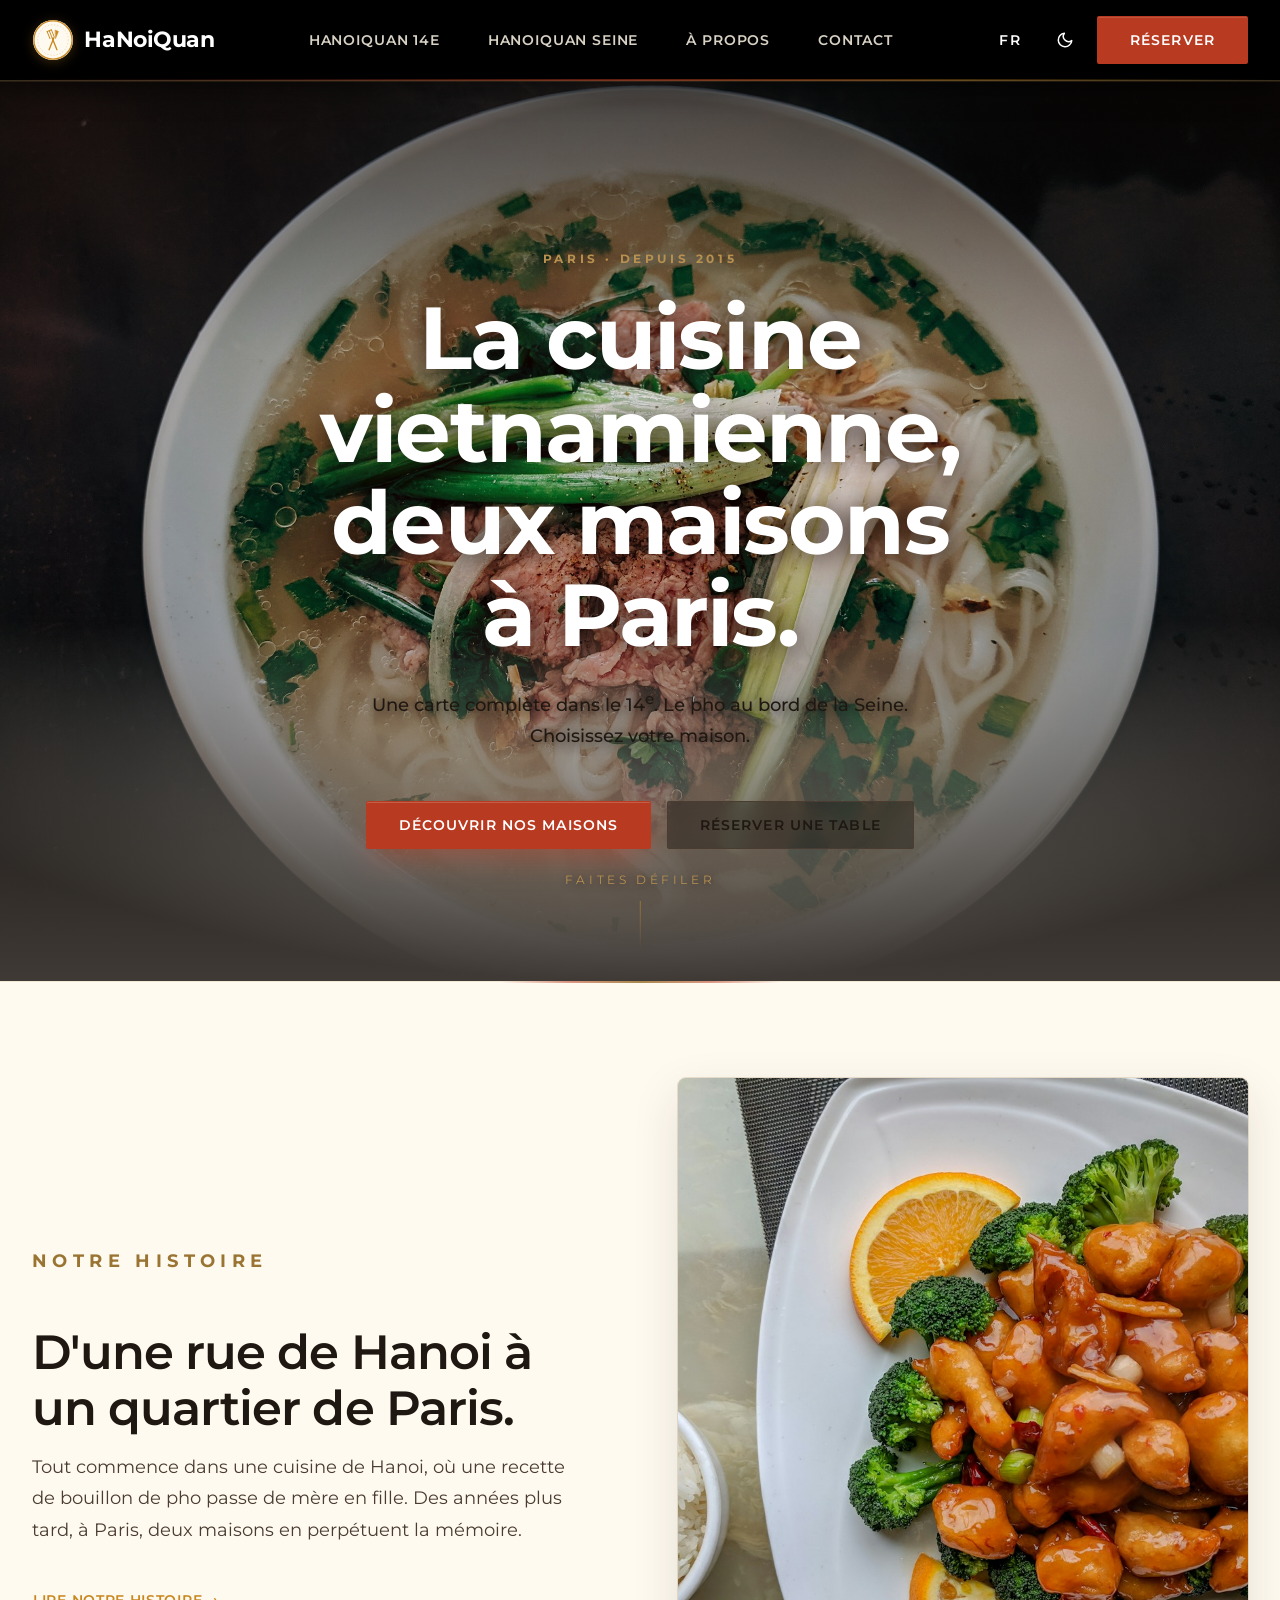
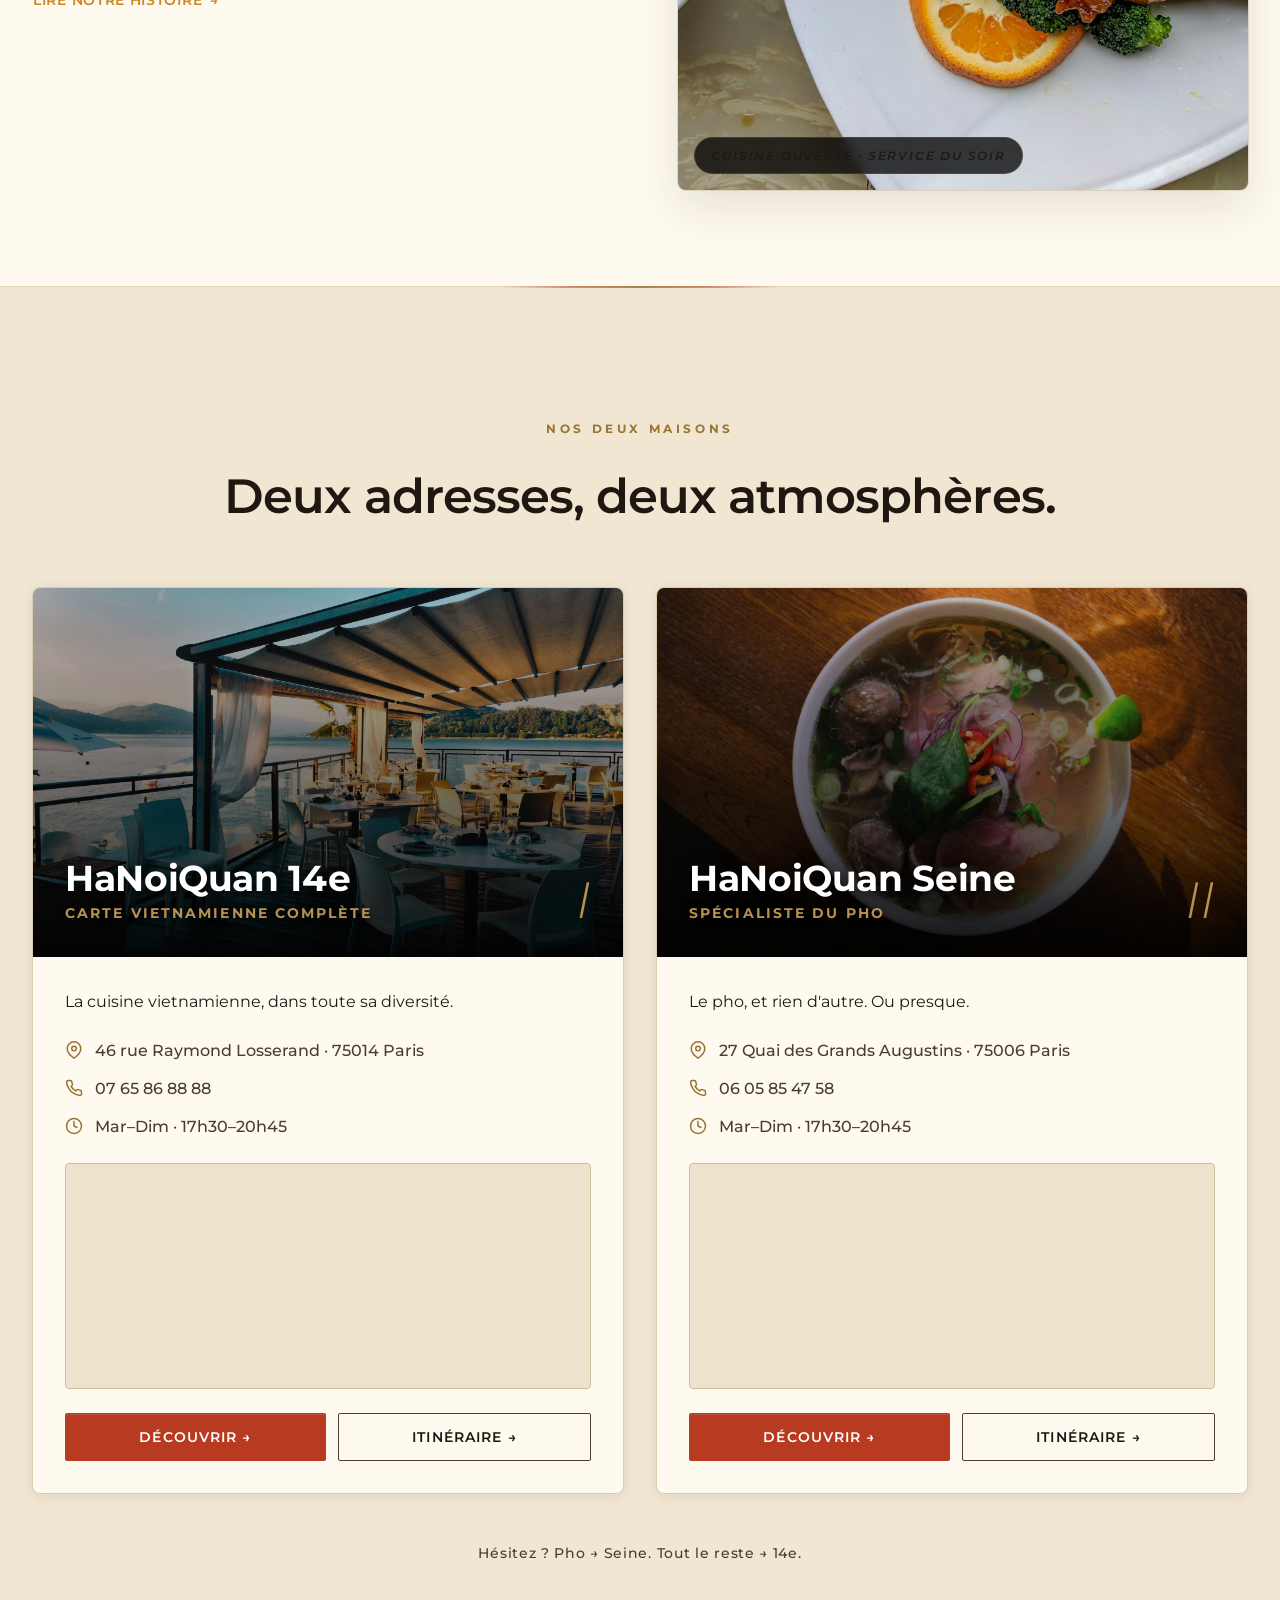
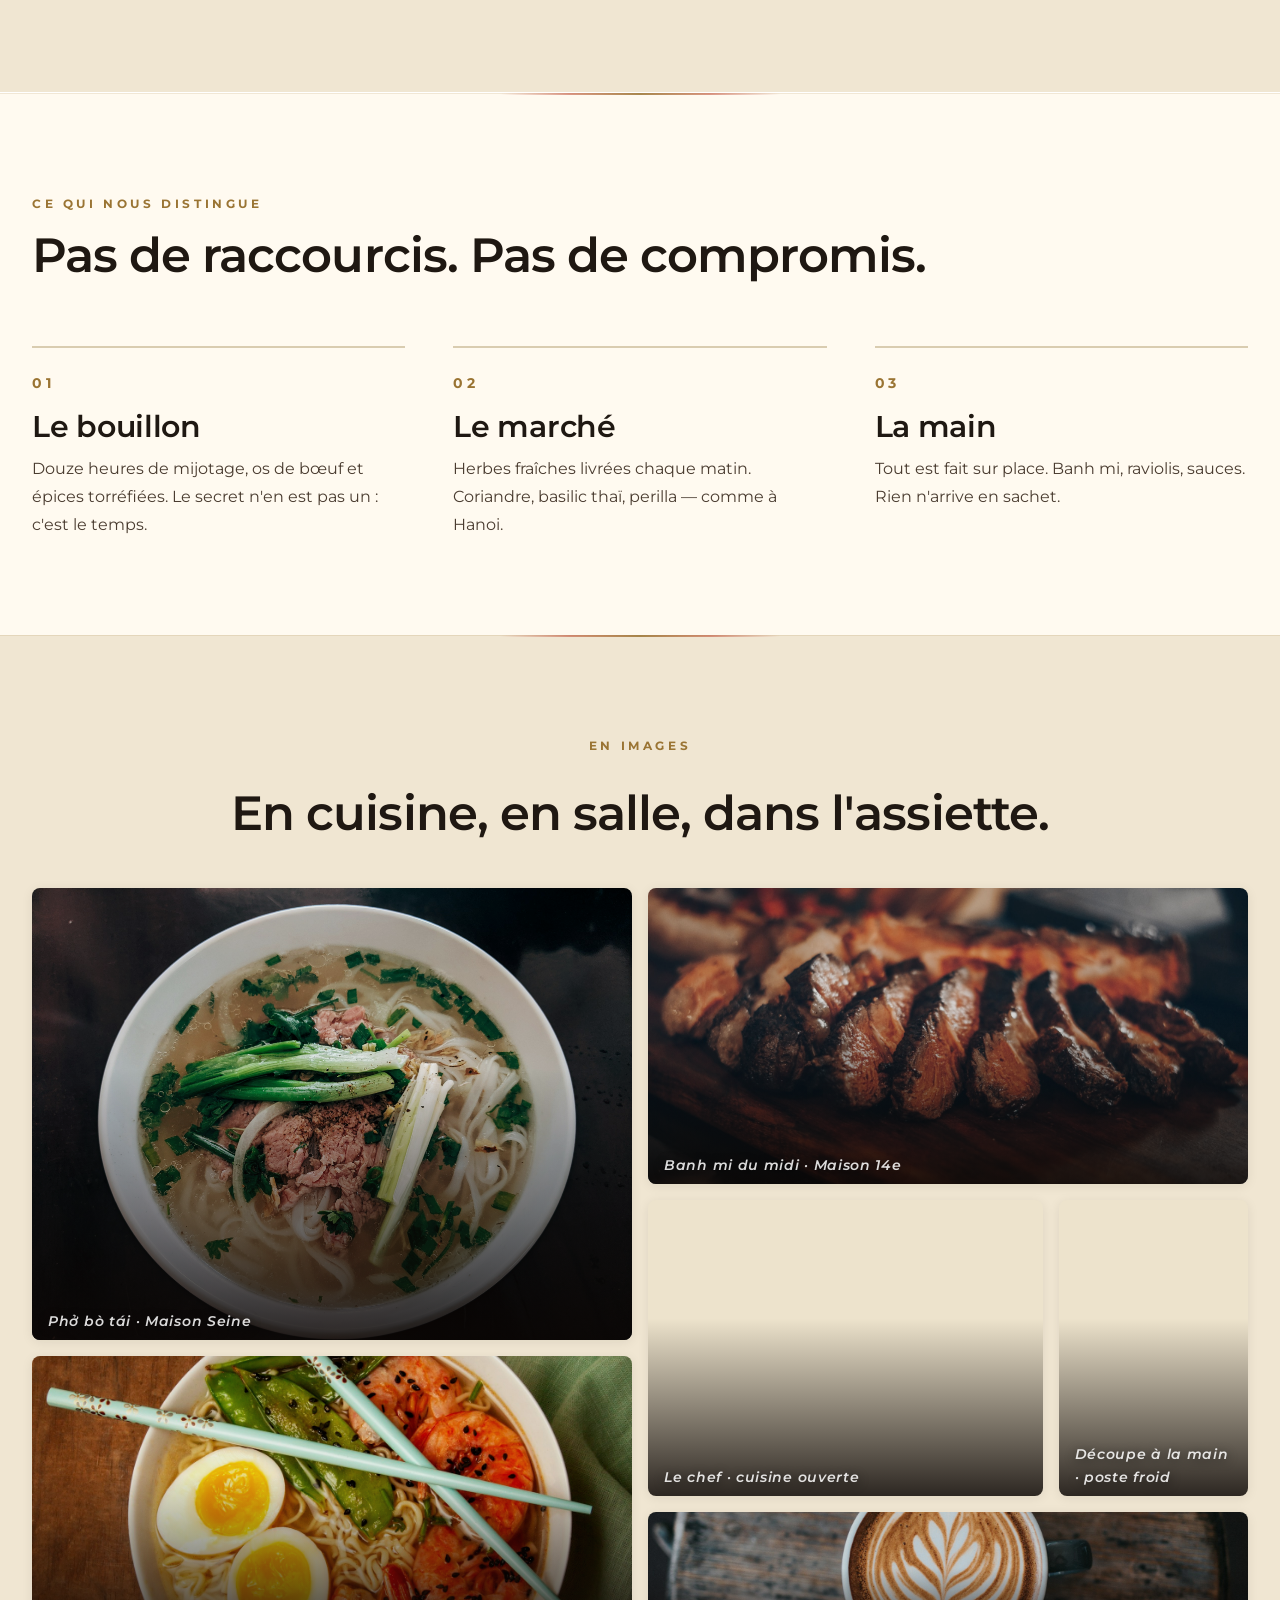
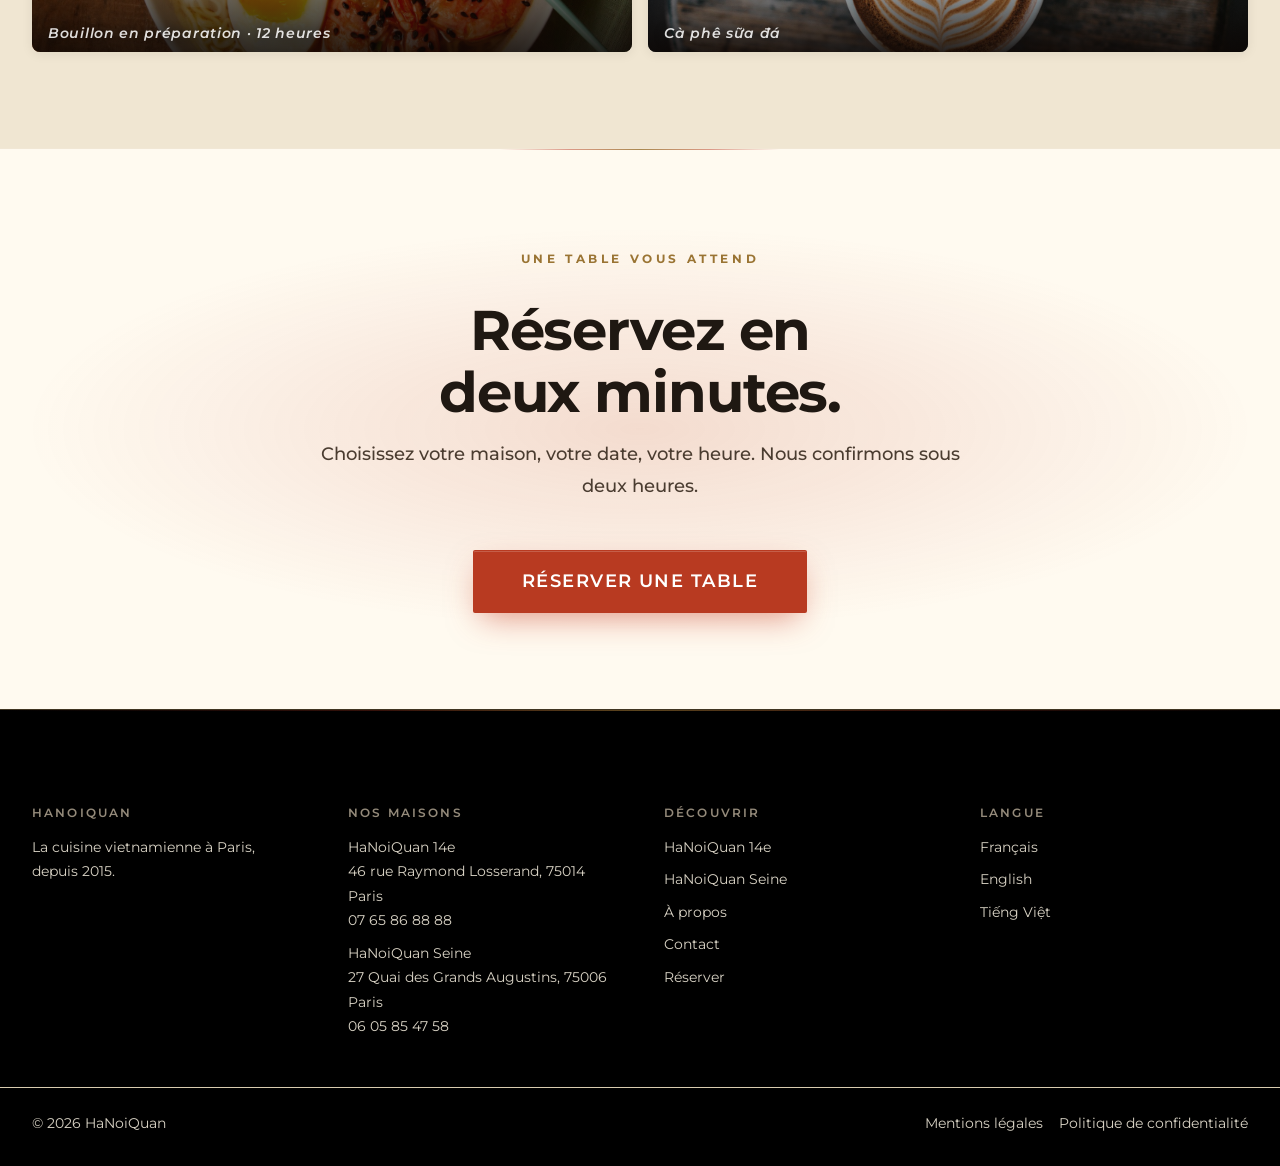
<file: index.html>
<!DOCTYPE html>
<html lang="fr" data-theme="dark">
<head>
  <meta charset="UTF-8">
  <meta name="viewport" content="width=device-width, initial-scale=1">
  <script>/* BASE_HREF_AUTO — set <base> so the site works at root (local, custom domain) AND at /hanoiquan/ on GitHub Pages */(function(){var p=location.pathname,seg=p.split('/').filter(Boolean)[0];var base=(location.hostname.endsWith('github.io')&&seg)?'/'+seg+'/':'/';document.write('<base href="'+base+'">');})();</script>

  <meta name="theme-color" content="#1A1310">
  <title>HaNoiQuan · Restaurant vietnamien à Paris — 14e & Seine</title>
  <meta name="description" data-i18n-attr="content:meta.home.description" content="Deux maisons, une même cuisine vietnamienne. HaNoiQuan 14e pour la carte complète, HaNoiQuan Seine pour le pho. Réservez votre table à Paris.">

  <link rel="canonical" href="https://hanoiquan.fr/">
  <link rel="alternate" hreflang="fr" href="https://hanoiquan.fr/">
  <link rel="alternate" hreflang="en" href="https://hanoiquan.fr/en/">
  <link rel="alternate" hreflang="vi" href="https://hanoiquan.fr/vi/">
  <link rel="alternate" hreflang="x-default" href="https://hanoiquan.fr/">

  <meta property="og:type" content="website">
  <meta property="og:title" content="HaNoiQuan — La cuisine vietnamienne à Paris">
  <meta property="og:description" content="Deux maisons, une même cuisine vietnamienne. Réservez votre table.">
  <meta property="og:url" content="https://hanoiquan.fr/">
  <meta property="og:locale" content="fr_FR">
  <meta property="og:locale:alternate" content="en_US">
  <meta property="og:locale:alternate" content="vi_VN">
  <meta property="og:site_name" content="HaNoiQuan">
  <meta name="twitter:card" content="summary_large_image">

  <link rel="icon" type="image/svg+xml" href="assets/images/favicon.svg">

  <link rel="preconnect" href="https://fonts.googleapis.com">
  <link rel="preconnect" href="https://fonts.gstatic.com" crossorigin>
  <link rel="stylesheet" href="https://fonts.googleapis.com/css2?family=Montserrat:ital,wght@0,300..900;1,300..900&display=swap">

  <link rel="stylesheet" href="assets/css/base.css">
  <link rel="stylesheet" href="assets/css/home.css">

  <script>
    /* Set theme + color-scheme + meta theme-color BEFORE first paint
       to avoid flash of incorrect theme. */
    (function () {
      try {
        var t = localStorage.getItem('hanoiquan-theme')
          || (window.matchMedia('(prefers-color-scheme: light)').matches ? 'light' : 'dark');
        var root = document.documentElement;
        root.setAttribute('data-theme', t);
        root.style.colorScheme = t;
        if (t === 'light') {
          var meta = document.querySelector('meta[name="theme-color"]');
          if (meta) meta.setAttribute('content', '#F7F1E3');
        }
      } catch (e) {
        document.documentElement.setAttribute('data-theme', 'dark');
      }
    })();
  </script>

  <script type="application/ld+json">
  {
    "@context": "https://schema.org",
    "@graph": [
      {
        "@type": "Organization",
        "@id": "https://hanoiquan.fr/#organization",
        "name": "HaNoiQuan",
        "url": "https://hanoiquan.fr/",
        "description": "Cuisine vietnamienne à Paris — deux maisons.",
        "sameAs": []
      },
      {
        "@type": "WebSite",
        "@id": "https://hanoiquan.fr/#website",
        "url": "https://hanoiquan.fr/",
        "name": "HaNoiQuan",
        "inLanguage": ["fr-FR", "en-US", "vi-VN"],
        "publisher": { "@id": "https://hanoiquan.fr/#organization" }
      },
      {
        "@type": "Restaurant",
        "@id": "https://hanoiquan.fr/14e/#restaurant",
        "name": "HaNoiQuan 14e",
        "url": "https://hanoiquan.fr/14e/",
        "servesCuisine": "Vietnamese",
        "priceRange": "€€",
        "address": {
          "@type": "PostalAddress",
          "streetAddress": "46 rue Raymond Losserand",
          "postalCode": "75014",
          "addressLocality": "Paris",
          "addressCountry": "FR"
        },
        "telephone": "+33-7-65-86-88-88",
        "openingHoursSpecification": [
          { "@type": "OpeningHoursSpecification", "dayOfWeek": ["Tuesday","Wednesday","Thursday","Friday","Saturday","Sunday"], "opens": "17:30", "closes": "20:45" }
        ],
        "acceptsReservations": true,
        "parentOrganization": { "@id": "https://hanoiquan.fr/#organization" }
      },
      {
        "@type": "Restaurant",
        "@id": "https://hanoiquan.fr/seine/#restaurant",
        "name": "HaNoiQuan Seine",
        "url": "https://hanoiquan.fr/seine/",
        "servesCuisine": "Vietnamese",
        "priceRange": "€€",
        "address": {
          "@type": "PostalAddress",
          "streetAddress": "27 Quai des Grands Augustins",
          "postalCode": "75006",
          "addressLocality": "Paris",
          "addressCountry": "FR"
        },
        "telephone": "+33-6-05-85-47-58",
        "openingHoursSpecification": [
          { "@type": "OpeningHoursSpecification", "dayOfWeek": ["Tuesday","Wednesday","Thursday","Friday","Saturday","Sunday"], "opens": "17:30", "closes": "20:45" }
        ],
        "acceptsReservations": true,
        "parentOrganization": { "@id": "https://hanoiquan.fr/#organization" }
      }
    ]
  }
  </script>
</head>
<body data-page="home">
  <a class="skip-link" href="#main" data-i18n="common.skipLink">Aller au contenu principal</a>

  <header class="site-header">
    <div class="site-header__inner">
      <a href="./" class="logo" data-i18n-attr="aria-label:common.logoAria" aria-label="HaNoiQuan — accueil"><svg class="logo__badge" viewBox="0 0 44 44" xmlns="http://www.w3.org/2000/svg" aria-hidden="true" focusable="false"><circle class="logo__badge-bg" cx="22" cy="22" r="21"/><circle cx="22" cy="22" r="20" fill="none" stroke="currentColor" stroke-width="1.4"/><circle cx="22" cy="22" r="16" fill="none" stroke="currentColor" stroke-width="0.5" stroke-dasharray="1.5 1.8" opacity="0.5"/><g transform="translate(22 22)" stroke="currentColor" fill="none" stroke-linecap="round" stroke-linejoin="round"><g transform="rotate(-22)"><line x1="0" y1="-2" x2="0" y2="11" stroke-width="1.4"/><line x1="-2.4" y1="-10.5" x2="-2.4" y2="-2.5" stroke-width="0.9"/><line x1="0" y1="-10.5" x2="0" y2="-2.5" stroke-width="0.9"/><line x1="2.4" y1="-10.5" x2="2.4" y2="-2.5" stroke-width="0.9"/><line x1="-2.4" y1="-10.5" x2="2.4" y2="-10.5" stroke-width="0.9"/></g><g transform="rotate(22)"><line x1="0" y1="-2.5" x2="0" y2="11" stroke-width="1.4"/><path d="M-1.6 -10.5 L 1.9 -10.5 L 1.9 -2.8 Z" fill="currentColor" stroke="currentColor" stroke-width="0.5"/></g></g></svg><span class="logo__text">HaNoiQuan</span></a>

      <button class="nav-toggle" data-i18n-attr="aria-label:common.nav.menuOpen" aria-label="Ouvrir le menu" aria-expanded="false" aria-controls="nav-main">☰</button>

      <nav class="nav-main" id="nav-main" data-i18n-attr="aria-label:common.nav.label" aria-label="Principal">
        <ul>
          <li><a href="14e/" data-i18n="common.nav.branch14e">HaNoiQuan 14e</a></li>
          <li><a href="seine/" data-i18n="common.nav.branchSeine">HaNoiQuan Seine</a></li>
          <li><a href="about/" data-i18n="common.nav.about">À propos</a></li>
          <li><a href="contact/" data-i18n="common.nav.contact">Contact</a></li>
        </ul>
      </nav>

      <div class="site-header__actions">
        <div class="lang-switcher">
          <button class="lang-switcher__toggle" data-i18n-attr="aria-label:common.lang.switch" aria-label="Changer de langue" aria-haspopup="true" aria-expanded="false">FR</button>
          <ul class="lang-switcher__menu" role="menu">
            <li><button data-lang="fr" role="menuitem" data-i18n="common.lang.fr">Français</button></li>
            <li><button data-lang="en" role="menuitem" data-i18n="common.lang.en">English</button></li>
            <li><button data-lang="vi" role="menuitem" data-i18n="common.lang.vi">Tiếng Việt</button></li>
          </ul>
        </div>
        <button class="theme-toggle" type="button" aria-label="Activer le thème clair" aria-pressed="false">
          <svg class="theme-toggle__icon theme-toggle__icon--sun" viewBox="0 0 24 24" width="18" height="18" fill="none" stroke="currentColor" stroke-width="2" stroke-linecap="round" stroke-linejoin="round" aria-hidden="true" focusable="false">
            <circle cx="12" cy="12" r="4"/>
            <path d="M12 2v2M12 20v2M4.93 4.93l1.41 1.41M17.66 17.66l1.41 1.41M2 12h2M20 12h2M4.93 19.07l1.41-1.41M17.66 6.34l1.41-1.41"/>
          </svg>
          <svg class="theme-toggle__icon theme-toggle__icon--moon" viewBox="0 0 24 24" width="18" height="18" fill="none" stroke="currentColor" stroke-width="2" stroke-linecap="round" stroke-linejoin="round" aria-hidden="true" focusable="false">
            <path d="M21 12.79A9 9 0 1 1 11.21 3 7 7 0 0 0 21 12.79z"/>
          </svg>
        </button>
        <a href="reservation/" class="btn btn--primary" data-i18n="common.nav.reserve">Réserver</a>
      </div>
    </div>
  </header>

  <main id="main">

    <!-- 1 · Hero -->
    <section class="home-hero" data-reveal aria-labelledby="hero-title">
      <div class="home-hero__media">
        <img
          src="assets/images/photos/pho-bowl-hero.jpg"
          alt="Bol de pho fumant sur table en bois sombre, ambiance d'un restaurant vietnamien parisien."
          data-i18n-attr="alt:pages.home.hero.imageAlt"
          loading="eager"
          decoding="async"
          fetchpriority="high">
      </div>
      <div class="container home-hero__content">
        <p class="overline" data-i18n="pages.home.hero.eyebrow">Paris · depuis 2015</p>
        <h1 id="hero-title" data-i18n="pages.home.hero.h1">La cuisine vietnamienne, deux maisons à Paris.</h1>
        <p class="lead home-hero__sub" data-i18n-html="pages.home.hero.subHtml">Une carte complète dans le 14<sup>e</sup>. Le pho au bord de la Seine. Choisissez votre maison.</p>
        <div class="home-hero__cta">
          <a href="#branches" class="btn btn--primary" data-i18n="pages.home.hero.ctaPrimary">Découvrir nos maisons</a>
          <a href="reservation/" class="btn btn--ghost" data-i18n="pages.home.hero.ctaSecondary">Réserver une table</a>
        </div>
      </div>
      <a href="#story" class="home-hero__scroll" data-i18n-attr="aria-label:pages.home.hero.scrollHint" aria-label="Faites défiler">
        <span data-i18n="pages.home.hero.scrollHint">Faites défiler</span>
        <span class="home-hero__scroll-line" aria-hidden="true"></span>
      </a>
    </section>

    <!-- 2 · Brand story -->
    <section id="story" class="home-story" data-reveal aria-labelledby="story-title">
      <div class="container home-story__inner">
        <div class="home-story__text">
          <p class="overline" data-i18n="pages.home.story.overline">Notre histoire</p>
          <h2 id="story-title" data-i18n="pages.home.story.h2">D'une rue de Hanoi à un quartier de Paris.</h2>
          <p data-i18n="pages.home.story.body">Tout commence dans une cuisine de Hanoi, où une recette de bouillon de pho passe de mère en fille. Des années plus tard, à Paris, deux maisons en perpétuent la mémoire.</p>
          <a href="about/" class="btn btn--text" data-i18n="pages.home.story.cta">Lire notre histoire</a>
        </div>
        <figure class="home-story__media">
          <img
            src="assets/images/photos/chef-hands-broth.jpg"
            alt="Mains du chef versant le bouillon de pho dans une marmite, contre-jour chaud."
            data-i18n-attr="alt:pages.home.story.imageAlt"
            loading="lazy"
            decoding="async">
          <figcaption data-i18n="pages.home.story.figcaption">Cuisine ouverte · service du soir</figcaption>
        </figure>
      </div>
    </section>

    <!-- 3 · Houses — branches + maps + addresses combined -->
    <section id="branches" class="home-houses" data-reveal aria-labelledby="houses-title">
      <div class="home-houses__head">
        <p class="overline" data-i18n="pages.home.branches.overline">Nos deux maisons</p>
        <h2 id="houses-title" data-i18n="pages.home.branches.h2">Deux adresses, deux atmosphères.</h2>
      </div>

      <div class="home-houses__grid">

        <article class="house-card" aria-labelledby="hc-14e-title">
          <div class="house-card__hero">
            <img
              src="assets/images/photos/restaurant-14e.jpg"
              alt="Devanture de HaNoiQuan 14e éclairée le soir, vue depuis la rue."
              data-i18n-attr="alt:pages.home.branches.imageAlt14e"
              loading="lazy" decoding="async">
            <div class="house-card__hero-body">
              <div>
                <h3 id="hc-14e-title" class="house-card__title" data-i18n="pages.home.branches.card14eTitle">HaNoiQuan 14e</h3>
                <p class="house-card__tagline" data-i18n="pages.home.locations.tagline14e">Carte vietnamienne complète</p>
              </div>
              <span class="house-card__num" aria-hidden="true">I</span>
            </div>
          </div>

          <div class="house-card__body">
            <p class="house-card__description" data-i18n="pages.home.branches.card14eTagline">La cuisine vietnamienne, dans toute sa diversité.</p>

            <div class="house-card__info">
              <div>
                <svg width="18" height="18" viewBox="0 0 24 24" fill="none" stroke="currentColor" stroke-width="2" stroke-linecap="round" stroke-linejoin="round" aria-hidden="true"><path d="M21 10c0 7-9 13-9 13s-9-6-9-13a9 9 0 0 1 18 0z"/><circle cx="12" cy="10" r="3"/></svg>
                <span>46 rue Raymond Losserand · 75014 Paris</span>
              </div>
              <div>
                <svg width="18" height="18" viewBox="0 0 24 24" fill="none" stroke="currentColor" stroke-width="2" stroke-linecap="round" stroke-linejoin="round" aria-hidden="true"><path d="M22 16.92v3a2 2 0 0 1-2.18 2 19.79 19.79 0 0 1-8.63-3.07 19.5 19.5 0 0 1-6-6 19.79 19.79 0 0 1-3.07-8.67A2 2 0 0 1 4.11 2h3a2 2 0 0 1 2 1.72c.13.96.37 1.9.72 2.81a2 2 0 0 1-.45 2.11L8.09 9.91a16 16 0 0 0 6 6l1.27-1.27a2 2 0 0 1 2.11-.45c.91.35 1.85.59 2.81.72A2 2 0 0 1 22 16.92z"/></svg>
                <span><a href="tel:+33765868888">07 65 86 88 88</a></span>
              </div>
              <div>
                <svg width="18" height="18" viewBox="0 0 24 24" fill="none" stroke="currentColor" stroke-width="2" stroke-linecap="round" stroke-linejoin="round" aria-hidden="true"><circle cx="12" cy="12" r="10"/><path d="M12 6v6l4 2"/></svg>
                <span data-i18n="pages.home.locations.hours">Mar–Dim · 17h30–20h45</span>
              </div>
            </div>

            <div class="house-card__map">
              <iframe
                src="https://www.google.com/maps?q=46+rue+Raymond+Losserand+75014+Paris&output=embed"
                title="Carte HaNoiQuan 14e"
                loading="lazy"
                referrerpolicy="no-referrer-when-downgrade"
                allowfullscreen></iframe>
            </div>

            <div class="house-card__ctas">
              <a href="14e/" class="btn btn--primary" data-i18n="pages.home.branches.discover">Découvrir →</a>
              <a href="https://www.google.com/maps/search/?api=1&query=46+rue+Raymond+Losserand+75014+Paris" target="_blank" rel="noopener" class="btn btn--ghost" data-i18n="pages.home.locations.directions">Itinéraire →</a>
            </div>
          </div>
        </article>

        <article class="house-card" aria-labelledby="hc-seine-title">
          <div class="house-card__hero">
            <img
              src="assets/images/photos/restaurant-seine.jpg"
              alt="Salle intimiste de HaNoiQuan Seine, table près de la fenêtre au crépuscule."
              data-i18n-attr="alt:pages.home.branches.imageAltSeine"
              loading="lazy" decoding="async">
            <div class="house-card__hero-body">
              <div>
                <h3 id="hc-seine-title" class="house-card__title" data-i18n="pages.home.branches.cardSeineTitle">HaNoiQuan Seine</h3>
                <p class="house-card__tagline" data-i18n="pages.home.locations.taglineSeine">Spécialiste du pho</p>
              </div>
              <span class="house-card__num" aria-hidden="true">II</span>
            </div>
          </div>

          <div class="house-card__body">
            <p class="house-card__description" data-i18n="pages.home.branches.cardSeineTagline">Le pho, et rien d'autre. Ou presque.</p>

            <div class="house-card__info">
              <div>
                <svg width="18" height="18" viewBox="0 0 24 24" fill="none" stroke="currentColor" stroke-width="2" stroke-linecap="round" stroke-linejoin="round" aria-hidden="true"><path d="M21 10c0 7-9 13-9 13s-9-6-9-13a9 9 0 0 1 18 0z"/><circle cx="12" cy="10" r="3"/></svg>
                <span>27 Quai des Grands Augustins · 75006 Paris</span>
              </div>
              <div>
                <svg width="18" height="18" viewBox="0 0 24 24" fill="none" stroke="currentColor" stroke-width="2" stroke-linecap="round" stroke-linejoin="round" aria-hidden="true"><path d="M22 16.92v3a2 2 0 0 1-2.18 2 19.79 19.79 0 0 1-8.63-3.07 19.5 19.5 0 0 1-6-6 19.79 19.79 0 0 1-3.07-8.67A2 2 0 0 1 4.11 2h3a2 2 0 0 1 2 1.72c.13.96.37 1.9.72 2.81a2 2 0 0 1-.45 2.11L8.09 9.91a16 16 0 0 0 6 6l1.27-1.27a2 2 0 0 1 2.11-.45c.91.35 1.85.59 2.81.72A2 2 0 0 1 22 16.92z"/></svg>
                <span><a href="tel:+33605854758">06 05 85 47 58</a></span>
              </div>
              <div>
                <svg width="18" height="18" viewBox="0 0 24 24" fill="none" stroke="currentColor" stroke-width="2" stroke-linecap="round" stroke-linejoin="round" aria-hidden="true"><circle cx="12" cy="12" r="10"/><path d="M12 6v6l4 2"/></svg>
                <span data-i18n="pages.home.locations.hoursSeine">Mar–Dim · 17h30–20h45</span>
              </div>
            </div>

            <div class="house-card__map">
              <iframe
                src="https://www.google.com/maps?q=27+Quai+des+Grands+Augustins+75006+Paris&output=embed"
                title="Carte HaNoiQuan Seine"
                loading="lazy"
                referrerpolicy="no-referrer-when-downgrade"
                allowfullscreen></iframe>
            </div>

            <div class="house-card__ctas">
              <a href="seine/" class="btn btn--primary" data-i18n="pages.home.branches.discover">Découvrir →</a>
              <a href="https://www.google.com/maps/search/?api=1&query=27+Quai+des+Grands+Augustins+75006+Paris" target="_blank" rel="noopener" class="btn btn--ghost" data-i18n="pages.home.locations.directions">Itinéraire →</a>
            </div>
          </div>
        </article>

      </div>

      <p class="home-houses__help" data-i18n="pages.home.branches.helpLine">Hésitez ? Pho → Seine. Tout le reste → 14e.</p>
    </section>

    <!-- 4 · Signature experience -->
    <section class="home-signature" data-reveal aria-labelledby="sig-title">
      <div class="container">
        <p class="overline" data-i18n="pages.home.signature.overline">Ce qui nous distingue</p>
        <h2 id="sig-title" data-i18n="pages.home.signature.h2">Pas de raccourcis. Pas de compromis.</h2>
        <div class="home-signature__cols">
          <article class="signature-col">
            <span class="signature-col__num" aria-hidden="true"></span>
            <h3 data-i18n="pages.home.signature.brothTitle">Le bouillon</h3>
            <p data-i18n="pages.home.signature.brothBody">Douze heures de mijotage, os de bœuf et épices torréfiées. Le secret n'en est pas un&nbsp;: c'est le temps.</p>
          </article>
          <article class="signature-col">
            <span class="signature-col__num" aria-hidden="true"></span>
            <h3 data-i18n="pages.home.signature.marketTitle">Le marché</h3>
            <p data-i18n="pages.home.signature.marketBody">Herbes fraîches livrées chaque matin. Coriandre, basilic thaï, perilla — comme à Hanoi.</p>
          </article>
          <article class="signature-col">
            <span class="signature-col__num" aria-hidden="true"></span>
            <h3 data-i18n="pages.home.signature.handTitle">La main</h3>
            <p data-i18n="pages.home.signature.handBody">Tout est fait sur place. Banh mi, raviolis, sauces. Rien n'arrive en sachet.</p>
          </article>
        </div>
      </div>
    </section>

    <!-- 5 · Bento gallery -->
    <section class="home-gallery" data-reveal aria-labelledby="gal-title">
      <div class="container home-gallery__head">
        <p class="overline" data-i18n="pages.home.gallery.overline">En images</p>
        <h2 id="gal-title" data-i18n="pages.home.gallery.h2">Quelques instants chez nous.</h2>
      </div>
      <div class="home-bento" role="list">
        <figure class="bento-item" role="listitem">
          <img
            src="assets/images/photos/pho-bowl-hero.jpg"
            alt="Bol de phở bò tái fumant, herbes fraîches et citron vert."
            data-i18n-attr="alt:pages.home.gallery.alt1"
            loading="lazy" decoding="async">
          <figcaption data-i18n="pages.home.gallery.cap1">Phở bò tái · Maison Seine</figcaption>
        </figure>
        <figure class="bento-item" role="listitem">
          <img
            src="assets/images/photos/banh-mi-alt.jpg"
            alt="Banh mi croustillant garni de viande et coriandre."
            data-i18n-attr="alt:pages.home.gallery.alt2"
            loading="lazy" decoding="async">
          <figcaption data-i18n="pages.home.gallery.cap2">Banh mi du midi · Maison 14e</figcaption>
        </figure>
        <figure class="bento-item" role="listitem">
          <img
            src="assets/images/photos/chef-cooking.jpg"
            alt="Le chef en cuisine ouverte, en plein service."
            data-i18n-attr="alt:pages.home.gallery.alt3"
            loading="lazy" decoding="async">
          <figcaption data-i18n="pages.home.gallery.cap3">Le chef · cuisine ouverte</figcaption>
        </figure>
        <figure class="bento-item" role="listitem">
          <img
            src="assets/images/photos/chef-prep.jpg"
            alt="Préparation manuelle des plats, herbes fraîches et lames sur planche."
            data-i18n-attr="alt:pages.home.gallery.alt4"
            loading="lazy" decoding="async">
          <figcaption data-i18n="pages.home.gallery.cap4">Découpe à la main · poste froid</figcaption>
        </figure>
        <figure class="bento-item" role="listitem">
          <img
            src="assets/images/photos/broth-steam.jpg"
            alt="Vapeur de bouillon de pho qui s'élève d'une marmite."
            data-i18n-attr="alt:pages.home.gallery.alt5"
            loading="lazy" decoding="async">
          <figcaption data-i18n="pages.home.gallery.cap5">Bouillon en préparation · 12 heures</figcaption>
        </figure>
        <figure class="bento-item" role="listitem">
          <img
            src="assets/images/photos/coffee.jpg"
            alt="Verre de cà phê sữa đá glacé sur une table en bois."
            data-i18n-attr="alt:pages.home.gallery.alt6"
            loading="lazy" decoding="async">
          <figcaption data-i18n="pages.home.gallery.cap6">Cà phê sữa đá</figcaption>
        </figure>
      </div>
    </section>


    <!-- 6 · Reservation CTA -->
    <section class="home-cta" data-reveal aria-labelledby="cta-title">
      <div class="container container--narrow">
        <p class="overline" data-i18n="pages.home.cta.overline">Une table vous attend</p>
        <h2 id="cta-title" data-i18n="pages.home.cta.h2">Réservez en deux minutes.</h2>
        <p class="lead" data-i18n="pages.home.cta.sub">Choisissez votre maison, votre date, votre heure. Nous confirmons sous deux heures.</p>
        <a href="reservation/" class="btn btn--primary" data-i18n="pages.home.cta.button">Réserver une table</a>
      </div>
    </section>

  </main>

  <footer class="site-footer">
    <div class="site-footer__inner">
      <div class="footer-col">
        <h3 data-i18n="common.footer.brandTitle">HaNoiQuan</h3>
        <p data-i18n="common.footer.brandTagline">La cuisine vietnamienne à Paris, depuis 2015.</p>
      </div>
      <div class="footer-col">
        <h3 data-i18n="common.footer.houses">Nos maisons</h3>
        <ul>
          <li>HaNoiQuan 14e<br>46 rue Raymond Losserand, 75014 Paris<br><a href="tel:+33765868888">07 65 86 88 88</a></li>
          <li>HaNoiQuan Seine<br>27 Quai des Grands Augustins, 75006 Paris<br><a href="tel:+33605854758">06 05 85 47 58</a></li>
        </ul>
      </div>
      <div class="footer-col">
        <h3 data-i18n="common.footer.discover">Découvrir</h3>
        <ul>
          <li><a href="14e/" data-i18n="common.nav.branch14e">HaNoiQuan 14e</a></li>
          <li><a href="seine/" data-i18n="common.nav.branchSeine">HaNoiQuan Seine</a></li>
          <li><a href="about/" data-i18n="common.nav.about">À propos</a></li>
          <li><a href="contact/" data-i18n="common.nav.contact">Contact</a></li>
          <li><a href="reservation/" data-i18n="common.nav.reserve">Réserver</a></li>
        </ul>
      </div>
      <div class="footer-col">
        <h3 data-i18n="common.footer.language">Langue</h3>
        <ul>
          <li><a href="./" hreflang="fr" data-i18n="common.lang.fr">Français</a></li>
          <li><a href="en/" hreflang="en" data-i18n="common.lang.en">English</a></li>
          <li><a href="vi/" hreflang="vi" data-i18n="common.lang.vi">Tiếng Việt</a></li>
        </ul>
      </div>
    </div>
    <div class="site-footer__bottom">
      <p data-i18n="common.footer.copyright">© 2026 HaNoiQuan</p>
      <ul>
        <li><a href="mentions-legales/" data-i18n="common.footer.legal">Mentions légales</a></li>
        <li><a href="politique-confidentialite/" data-i18n="common.footer.privacy">Politique de confidentialité</a></li>
      </ul>
    </div>
  </footer>

  <script type="module" src="assets/js/main.js"></script>
</body>
</html>
</file>
<file: assets/css/base.css>
/* ============================================================
   HaNoiQuan — Base
   Design tokens · reset · typography · layout · components
   shared across every page.
   ============================================================
   Layer order:
     1. Tokens          (CSS variables, dark default + light)
     2. Reset
     3. Typography
     4. Layout          (container, section)
     5. Utilities
     6. Motion          (reveal, fade, slide)
     7. Header          (sticky, nav, lang, theme, mobile)
     8. Buttons
     9. Cards
    10. Forms
    11. Media           (figure, picture, aspect)
    12. Footer
    13. Reduced motion
   ============================================================ */


/* ============================================================
   1. Tokens — Dark (default)
   Ấm, tương phản cao, không pure black.
   ============================================================ */
:root {
  color-scheme: dark;

  /* Surfaces — header/footer pure đen, content gradient xám→đen */
  --bg-deep:       #000000;     /* header + footer — pure black */
  --bg-base:       #1A1410;     /* content base — warm dark gray */
  --bg-section-a:  #221813;     /* lighter section variant (warm gray) */
  --bg-section-b:  #14100C;     /* darker section variant (near black) */
  --bg-elevated:   #2C201A;     /* card, panel */
  --bg-overlay:    #382820;     /* hover, dropdown */
  --bg-inset:      #0A0705;     /* input, code, deep accents */
  --bg-tint-warm:  rgba(232, 163, 61, 0.06);
  --bg-tint-gold:  rgba(201, 166, 107, 0.05);

  /* Ink — contrast cao hơn cho dễ đọc */
  --ink-primary:   #FBF6EA;     /* ≥ 16:1 vs bg-base */
  --ink-secondary: #DDC9AC;
  --ink-muted:     #998264;
  --ink-on-accent: #FFFFFF;

  /* Accents — gold thêm cho luxury */
  --accent-vermillion:    #C8442B;
  --accent-vermillion-h:  #DC5B40;
  --accent-saffron:       #E8A33D;
  --accent-saffron-soft:  #F0BC6E;
  --accent-gold:          #C9A66B;     /* luxury accent */
  --accent-gold-soft:     #DEC08D;
  --accent-jade:          #5B8C7B;
  --accent-rice:          #EFE3C8;

  /* Borders */
  --border-subtle: #3A2D24;
  --border-strong: #5A4636;
  --border-accent: var(--accent-vermillion);

  /* Shadow & glow */
  --shadow-warm:   0 8px 24px rgba(200, 68, 43, 0.18);
  --shadow-soft:   0 2px 12px rgba(0, 0, 0, 0.35);
  --shadow-deep:   0 16px 48px rgba(0, 0, 0, 0.5);

  /* Typography stacks — unified on Montserrat */
  --font-display: "Montserrat", system-ui, -apple-system, "Segoe UI", sans-serif;
  --font-body:    "Montserrat", system-ui, -apple-system, "Segoe UI", sans-serif;
  --font-accent:  "Montserrat", system-ui, -apple-system, "Segoe UI", sans-serif;
  --font-mono:    "Montserrat", system-ui, -apple-system, "Segoe UI", sans-serif;

  /* Type scale (modular 1.25, fluid) */
  --fs-display:  clamp(3rem, 7vw, 6rem);
  --fs-h1:       clamp(2.5rem, 5vw, 4rem);
  --fs-h2:       clamp(2rem, 4vw, 3rem);
  --fs-h3:       clamp(1.5rem, 3vw, 2rem);
  --fs-h4:       1.5rem;
  --fs-body-lg:  1.125rem;
  --fs-body:     1rem;
  --fs-caption:  0.875rem;
  --fs-overline: 0.75rem;

  /* Line heights */
  --lh-tight:   1.1;
  --lh-snug:    1.25;
  --lh-base:    1.6;
  --lh-relaxed: 1.75;

  /* Spacing scale */
  --space-2xs: 0.25rem;
  --space-xs:  0.5rem;
  --space-sm:  0.75rem;
  --space-md:  1rem;
  --space-lg:  1.5rem;
  --space-xl:  2rem;
  --space-2xl: 3rem;
  --space-3xl: 4rem;
  --space-4xl: 6rem;
  --space-5xl: 8rem;

  /* Layout */
  --container-max:    1280px;
  --container-narrow: 720px;
  --container-wide:   1440px;
  --gutter:           clamp(1rem, 4vw, 2rem);

  /* Radius — vuông vắn, không quá tròn */
  --radius-xs:   2px;
  --radius-sm:   4px;
  --radius-md:   8px;
  --radius-lg:   16px;
  --radius-pill: 999px;

  /* Motion */
  --motion-instant: 100ms;
  --motion-fast:    200ms;
  --motion-base:    300ms;
  --motion-medium:  500ms;
  --motion-slow:    800ms;
  --motion-cinema: 1200ms;

  --ease-standard:    cubic-bezier(0.4, 0, 0.2, 1);
  --ease-emphasized:  cubic-bezier(0.65, 0, 0.35, 1);
  --ease-expo-out:    cubic-bezier(0.16, 1, 0.3, 1);
  --ease-decelerate:  cubic-bezier(0, 0, 0.2, 1);
  --ease-accelerate:  cubic-bezier(0.4, 0, 1, 1);

  /* Z-index scale */
  --z-base:    1;
  --z-sticky:  100;
  --z-header:  200;
  --z-drawer:  300;
  --z-modal:   400;
  --z-toast:   500;
}

/* ---------- Light mode override ---------- */
[data-theme="light"] {
  color-scheme: light;

  --bg-deep:       #000000;     /* header/footer luôn đen tuyền */
  --bg-base:       #F7F1E3;
  --bg-section-a:  #FFFAF0;
  --bg-section-b:  #F0E6D2;
  --bg-elevated:   #FFFAF0;
  --bg-overlay:    #F0E6D2;
  --bg-inset:      #EDE3CC;
  --bg-tint-warm:  rgba(184, 58, 33, 0.05);
  --bg-tint-gold:  rgba(154, 116, 51, 0.05);

  --ink-primary:   #1F1812;
  --ink-secondary: #4A3C30;
  --ink-muted:     #7A6A55;
  --ink-on-accent: #FFFFFF;
  /* Header/footer is dark in light mode → invert ink for those surfaces */
  --ink-on-deep-primary:   #FBF6EA;
  --ink-on-deep-secondary: #DDC9AC;
  --ink-on-deep-muted:     #998264;

  --accent-vermillion:    #B83A21;
  --accent-vermillion-h:  #C8442B;
  --accent-saffron:       #C9871F;
  --accent-saffron-soft:  #E0A04A;
  --accent-gold:          #9A7433;
  --accent-gold-soft:     #B89150;
  --accent-jade:          #3F6D5C;

  --border-subtle: #D9CCB0;
  --border-strong: #A89579;

  --shadow-warm:   0 8px 24px rgba(184, 58, 33, 0.15);
  --shadow-soft:   0 2px 12px rgba(31, 24, 18, 0.08);
  --shadow-deep:   0 16px 48px rgba(31, 24, 18, 0.12);
}


/* ============================================================
   2. Reset
   ============================================================ */
*, *::before, *::after { box-sizing: border-box; }
* { margin: 0; }

html {
  scroll-behavior: smooth;
  -webkit-text-size-adjust: 100%;
  text-size-adjust: 100%;
  scroll-padding-top: 80px;
}

body {
  min-height: 100vh;
  line-height: var(--lh-base);
  font-family: var(--font-body);
  font-size: var(--fs-body);
  font-weight: 400;
  color: var(--ink-primary);
  background:
    radial-gradient(ellipse 80% 50% at 50% 0%, color-mix(in srgb, var(--accent-gold) 5%, transparent) 0%, transparent 60%),
    linear-gradient(180deg, #2A1F18 0%, var(--bg-base) 35%, var(--bg-section-b) 100%);
  background-attachment: fixed;
  -webkit-font-smoothing: antialiased;
  -moz-osx-font-smoothing: grayscale;
  text-rendering: optimizeLegibility;
  font-synthesis: none;
  transition: background var(--motion-base) var(--ease-standard),
              color      var(--motion-base) var(--ease-standard);
}

img, picture, video, canvas, svg {
  display: block;
  max-width: 100%;
  height: auto;
}

input, button, textarea, select { font: inherit; color: inherit; }
button { background: none; border: none; cursor: pointer; padding: 0; color: inherit; }
a { color: inherit; text-decoration: none; }
ul, ol { list-style: none; padding: 0; }

h1, h2, h3, h4, h5, h6 {
  font-family: var(--font-display);
  font-weight: 600;
  line-height: var(--lh-tight);
  letter-spacing: -0.01em;
  color: var(--ink-primary);
}

p { line-height: var(--lh-base); }

::selection {
  background: var(--accent-vermillion);
  color: var(--ink-on-accent);
}


/* ============================================================
   3. Typography helpers
   ============================================================ */
.overline {
  display: inline-block;
  font-family: var(--font-body);
  font-size: var(--fs-overline);
  text-transform: uppercase;
  letter-spacing: 0.18em;
  color: var(--ink-muted);
  font-weight: 600;
  margin-bottom: var(--space-md);
}

.eyebrow {
  font-family: var(--font-mono);
  font-size: var(--fs-overline);
  letter-spacing: 0.15em;
  color: var(--accent-saffron);
  text-transform: uppercase;
}

.lead {
  font-size: var(--fs-body-lg);
  color: var(--ink-secondary);
  line-height: var(--lh-relaxed);
  max-width: 60ch;
}

.display {
  font-family: var(--font-display);
  font-size: var(--fs-display);
  font-weight: 300;
  font-style: italic;
  line-height: var(--lh-tight);
}

.handwritten {
  font-family: var(--font-accent);
  font-weight: 400;
}

.mono {
  font-family: var(--font-mono);
  letter-spacing: 0;
}

blockquote {
  font-family: var(--font-display);
  font-style: italic;
  font-size: var(--fs-h3);
  color: var(--accent-saffron);
  border-left: 2px solid var(--accent-vermillion);
  padding-left: var(--space-lg);
  margin-block: var(--space-xl);
  max-width: 30ch;
}


/* ============================================================
   4. Layout
   ============================================================ */
.container {
  width: 100%;
  max-width: var(--container-max);
  margin-inline: auto;
  padding-inline: var(--gutter);
}
.container--narrow { max-width: var(--container-narrow); }
.container--wide   { max-width: var(--container-wide); }

section { padding-block: var(--space-4xl); }
section.section--tight { padding-block: var(--space-2xl); }
section.section--loose { padding-block: var(--space-5xl); }

/* Block separator on home — clear gold/vermillion divider line between sections */
[data-page="home"] main > section + section {
  position: relative;
  border-top: 1px solid color-mix(in srgb, var(--accent-gold) 14%, transparent);
}
[data-page="home"] main > section + section::before {
  content: '';
  position: absolute;
  top: -1px;
  left: 50%;
  transform: translateX(-50%);
  width: clamp(140px, 22vw, 280px);
  height: 2px;
  background: linear-gradient(
    90deg,
    transparent 0%,
    color-mix(in srgb, var(--accent-vermillion) 60%, transparent) 25%,
    var(--accent-gold) 50%,
    color-mix(in srgb, var(--accent-vermillion) 60%, transparent) 75%,
    transparent 100%
  );
  opacity: 0.85;
  pointer-events: none;
}


/* ============================================================
   5. Utilities
   ============================================================ */
.u-sr-only {
  position: absolute;
  width: 1px; height: 1px;
  padding: 0; margin: -1px;
  overflow: hidden;
  clip: rect(0, 0, 0, 0);
  white-space: nowrap;
  border: 0;
}

.u-text-center { text-align: center; }
.u-text-balance { text-wrap: balance; }
.u-text-pretty  { text-wrap: pretty; }

.u-flow > * + * { margin-top: var(--space-md); }
.u-flow-lg > * + * { margin-top: var(--space-lg); }

.u-stack {
  display: flex;
  flex-direction: column;
  gap: var(--space-md);
}
.u-row {
  display: flex;
  gap: var(--space-md);
  flex-wrap: wrap;
  align-items: center;
}

/* Responsive show/hide */
@media (max-width: 767px) {
  .u-hide-mobile { display: none !important; }
}
@media (min-width: 768px) {
  .u-show-mobile-only { display: none !important; }
}
@media (max-width: 1023px) {
  .u-hide-tablet-down { display: none !important; }
}
@media (min-width: 1024px) {
  .u-hide-desktop { display: none !important; }
}

/* Skip link */
.skip-link {
  position: absolute;
  top: -100px; left: var(--space-md);
  padding: var(--space-sm) var(--space-md);
  background: var(--accent-vermillion);
  color: var(--ink-on-accent);
  border-radius: var(--radius-xs);
  font-weight: 600;
  font-size: var(--fs-caption);
  z-index: 1000;
  transition: top var(--motion-fast) var(--ease-standard);
}
.skip-link:focus {
  top: var(--space-md);
  outline: 2px solid var(--accent-saffron);
  outline-offset: 3px;
}

/* Focus */
:focus-visible {
  outline: 2px solid var(--accent-saffron);
  outline-offset: 3px;
  border-radius: var(--radius-xs);
}
:focus:not(:focus-visible) { outline: none; }


/* ============================================================
   6. Motion primitives
   ============================================================ */

/* Reveal — JS adds .is-revealed when in view */
[data-reveal] {
  opacity: 0;
  transform: translateY(48px) scale(0.98);
  filter: blur(6px);
  transition: opacity var(--motion-cinema) var(--ease-expo-out),
              transform var(--motion-cinema) var(--ease-expo-out),
              filter var(--motion-slow) var(--ease-expo-out);
  will-change: opacity, transform, filter;
}
[data-reveal].is-revealed {
  opacity: 1;
  transform: none;
  filter: blur(0);
}

/* Stagger children */
[data-reveal-stagger] > * {
  opacity: 0;
  transform: translateY(16px);
  transition: opacity var(--motion-medium) var(--ease-expo-out),
              transform var(--motion-medium) var(--ease-expo-out);
}
[data-reveal-stagger].is-revealed > * {
  opacity: 1;
  transform: none;
}
[data-reveal-stagger].is-revealed > *:nth-child(1) { transition-delay: 0ms; }
[data-reveal-stagger].is-revealed > *:nth-child(2) { transition-delay: 80ms; }
[data-reveal-stagger].is-revealed > *:nth-child(3) { transition-delay: 160ms; }
[data-reveal-stagger].is-revealed > *:nth-child(4) { transition-delay: 240ms; }
[data-reveal-stagger].is-revealed > *:nth-child(5) { transition-delay: 320ms; }
[data-reveal-stagger].is-revealed > *:nth-child(6) { transition-delay: 400ms; }

/* Standalone fade / slide variants */
.fade-in {
  animation: fadeIn var(--motion-medium) var(--ease-decelerate) both;
}
.slide-up {
  animation: slideUp var(--motion-medium) var(--ease-expo-out) both;
}

@keyframes fadeIn {
  from { opacity: 0; }
  to   { opacity: 1; }
}
@keyframes slideUp {
  from { opacity: 0; transform: translateY(24px); }
  to   { opacity: 1; transform: none; }
}


/* ============================================================
   7. Header
   ============================================================ */
.site-header {
  position: sticky;
  top: 0;
  z-index: var(--z-header);
  background: #000000;
  color: #FFFFFF;
  border-bottom: 1px solid color-mix(in srgb, var(--accent-gold) 22%, #1a1a1a);
  box-shadow: 0 1px 0 0 color-mix(in srgb, var(--accent-gold) 18%, transparent),
              0 12px 32px -10px rgba(0, 0, 0, 0.7);
  transition: border-color var(--motion-base) var(--ease-standard),
              box-shadow var(--motion-base) var(--ease-standard),
              padding var(--motion-base) var(--ease-standard);
}
/* Force white-ink palette inside header regardless of theme */
.site-header {
  --ink-primary:   #FFFFFF;
  --ink-secondary: #D8D2C4;
  --ink-muted:     #948A7A;
}
.site-header .logo,
.site-header .nav-main a,
.site-header .lang-switcher__toggle,
.site-header .theme-toggle,
.site-header .nav-toggle { color: #FFFFFF; }
.site-header .nav-main a { color: #D8D2C4; }
.site-header .nav-main a:hover,
.site-header .nav-main a[aria-current="page"] { color: #FFFFFF; }
/* Accent gradient hairline always visible at the bottom — strongest signal of separation */
.site-header::after {
  content: '';
  position: absolute;
  left: 0; right: 0; bottom: -1px;
  height: 2px;
  background: linear-gradient(
    90deg,
    transparent 0%,
    color-mix(in srgb, var(--accent-vermillion) 40%, transparent) 25%,
    var(--accent-vermillion) 50%,
    color-mix(in srgb, var(--accent-saffron) 60%, transparent) 75%,
    transparent 100%
  );
  opacity: 0.55;
  pointer-events: none;
  transition: opacity var(--motion-base) var(--ease-standard);
}
.site-header.is-scrolled {
  background: #000000;
  border-bottom-color: color-mix(in srgb, var(--accent-gold) 35%, #1a1a1a);
  box-shadow: 0 1px 0 0 color-mix(in srgb, var(--accent-gold) 28%, transparent),
              0 18px 44px -14px rgba(0, 0, 0, 0.85),
              0 4px 12px -4px rgba(200, 68, 43, 0.22);
}
.site-header.is-scrolled::after { opacity: 1; }

.site-header__inner {
  display: flex;
  align-items: center;
  justify-content: space-between;
  gap: var(--space-md);
  padding: var(--space-md) var(--gutter);
  max-width: var(--container-wide);
  margin-inline: auto;
  transition: padding var(--motion-base) var(--ease-standard);
}
.site-header.is-scrolled .site-header__inner {
  padding-block: var(--space-sm);
}

.logo {
  display: inline-flex;
  align-items: center;
  gap: 0.65rem;
  font-family: var(--font-display);
  font-size: 1.35rem;
  font-weight: 700;
  letter-spacing: -0.02em;
  color: var(--ink-primary);
  white-space: nowrap;
  text-decoration: none;
  transition: color var(--motion-fast) var(--ease-standard);
}
.logo__badge {
  width: 42px;
  height: 42px;
  flex-shrink: 0;
  color: var(--accent-saffron);
  filter: drop-shadow(0 2px 6px color-mix(in srgb, var(--accent-saffron) 28%, transparent));
  transition:
    transform var(--motion-base) var(--ease-emphasized),
    color     var(--motion-base) var(--ease-standard),
    filter    var(--motion-base) var(--ease-standard);
}
.logo__badge-bg { fill: var(--bg-elevated); }
.logo__text {
  font-family: var(--font-display);
  font-weight: 700;
  font-size: 1.35rem;
  letter-spacing: -0.02em;
  color: var(--ink-primary);
  line-height: 1;
}
.logo:hover .logo__badge {
  transform: rotate(-8deg) scale(1.05);
  color: var(--accent-gold);
  filter: drop-shadow(0 4px 12px color-mix(in srgb, var(--accent-gold) 55%, transparent));
}
.logo:hover .logo__text { color: var(--accent-gold); }
@media (max-width: 540px) {
  .logo__badge { width: 36px; height: 36px; }
  .logo__text  { font-size: 1.1rem; }
  .logo        { gap: 0.5rem; }
}

/* Main nav */
.nav-main ul {
  display: flex;
  gap: var(--space-md);
}
.nav-main a {
  position: relative;
  display: inline-block;
  font-size: var(--fs-caption);
  font-weight: 600;
  letter-spacing: 0.06em;
  text-transform: uppercase;
  color: var(--ink-secondary);
  padding: var(--space-xs) var(--space-md);
  border-radius: var(--radius-pill);
  transition: color var(--motion-fast) var(--ease-standard),
              background var(--motion-fast) var(--ease-standard);
}
/* Animated underline that slides in from the left on hover */
.nav-main a::before {
  content: '';
  position: absolute;
  left: var(--space-md);
  right: var(--space-md);
  bottom: 2px;
  height: 2px;
  background: var(--accent-vermillion);
  transform: scaleX(0);
  transform-origin: left center;
  transition: transform var(--motion-base) var(--ease-emphasized);
  border-radius: 2px;
}
.nav-main a:hover {
  color: var(--ink-primary);
  background: color-mix(in srgb, var(--accent-vermillion) 8%, transparent);
}
.nav-main a:hover::before { transform: scaleX(1); }

.nav-main a[aria-current="page"] {
  color: var(--ink-primary);
  background: color-mix(in srgb, var(--accent-vermillion) 12%, transparent);
}
.nav-main a[aria-current="page"]::before {
  transform: scaleX(1);
  background: linear-gradient(90deg, var(--accent-vermillion), var(--accent-saffron));
  height: 2px;
}

.site-header__actions {
  display: flex;
  align-items: center;
  gap: var(--space-sm);
}

/* Language switcher */
.lang-switcher { position: relative; }
.lang-switcher__toggle {
  padding: var(--space-xs) var(--space-sm);
  font-size: var(--fs-caption);
  font-weight: 600;
  text-transform: uppercase;
  letter-spacing: 0.1em;
  color: var(--ink-secondary);
  border-radius: var(--radius-xs);
  transition: color var(--motion-fast), background var(--motion-fast);
}
.lang-switcher__toggle:hover {
  color: var(--ink-primary);
  background: var(--bg-overlay);
}
.lang-switcher__menu {
  position: absolute;
  top: calc(100% + var(--space-xs));
  right: 0;
  min-width: 160px;
  background: var(--bg-elevated);
  border: 1px solid var(--border-subtle);
  border-radius: var(--radius-sm);
  padding: var(--space-xs);
  display: none;
  list-style: none;
  box-shadow: var(--shadow-soft);
}
.lang-switcher.is-open .lang-switcher__menu { display: block; }
.lang-switcher__menu button {
  display: block;
  width: 100%;
  padding: var(--space-sm);
  text-align: left;
  font-size: var(--fs-caption);
  border-radius: var(--radius-xs);
  color: var(--ink-secondary);
  transition: background var(--motion-fast), color var(--motion-fast);
}
.lang-switcher__menu button:hover {
  background: var(--bg-overlay);
  color: var(--ink-primary);
}

/* Theme toggle
 * Contains two SVG icons; CSS reveals the one matching the
 * NEXT theme (sun in dark mode → click to go light, etc). */
.theme-toggle {
  position: relative;
  width: 40px; height: 40px;
  border-radius: var(--radius-pill);
  display: inline-flex;
  align-items: center; justify-content: center;
  color: var(--ink-secondary);
  transition: background var(--motion-fast) var(--ease-standard),
              color      var(--motion-fast) var(--ease-standard);
}
.theme-toggle:hover {
  background: var(--bg-overlay);
  color: var(--ink-primary);
}
.theme-toggle__icon {
  display: none;
  transition: transform var(--motion-base) var(--ease-emphasized);
}
.theme-toggle:hover .theme-toggle__icon {
  transform: rotate(15deg);
}
[data-theme="dark"]  .theme-toggle__icon--sun  { display: block; }
[data-theme="light"] .theme-toggle__icon--moon { display: block; }

/* Mobile nav toggle */
.nav-toggle {
  display: none;
  width: 40px; height: 40px;
  align-items: center; justify-content: center;
  color: var(--ink-primary);
  font-size: 1.25rem;
}

@media (max-width: 767px) {
  .nav-toggle { display: inline-flex; }
  .nav-main {
    position: fixed;
    inset: 0;
    background: var(--bg-base);
    padding: var(--space-5xl) var(--gutter) var(--space-xl);
    transform: translateX(100%);
    transition: transform var(--motion-base) var(--ease-emphasized);
    z-index: var(--z-drawer);
    overflow-y: auto;
  }
  .nav-main.is-open { transform: translateX(0); }
  .nav-main ul {
    flex-direction: column;
    gap: var(--space-lg);
  }
  .nav-main a {
    font-size: var(--fs-h4);
    color: var(--ink-primary);
    font-family: var(--font-display);
  }
  .site-header__actions .btn { display: none; }
}


/* ============================================================
   8. Buttons
   ============================================================ */
.btn {
  display: inline-flex;
  align-items: center;
  justify-content: center;
  gap: var(--space-xs);
  padding: var(--space-sm) var(--space-xl);
  min-height: 44px;
  font-family: var(--font-body);
  font-size: var(--fs-caption);
  font-weight: 600;
  letter-spacing: 0.08em;
  text-transform: uppercase;
  border: 1px solid transparent;
  border-radius: var(--radius-xs);
  cursor: pointer;
  white-space: nowrap;
  transition: background var(--motion-fast) var(--ease-standard),
              color      var(--motion-fast) var(--ease-standard),
              transform  var(--motion-fast) var(--ease-emphasized),
              box-shadow var(--motion-fast) var(--ease-standard),
              border-color var(--motion-fast) var(--ease-standard);
}

.btn:active { transform: translateY(1px); }
.btn:disabled,
.btn[aria-disabled="true"] {
  opacity: 0.5;
  cursor: not-allowed;
  pointer-events: none;
}

.btn--primary {
  background: var(--accent-vermillion);
  color: var(--ink-on-accent);
  box-shadow: inset 0 1px 0 rgba(255, 255, 255, 0.12);
}
.btn--primary:hover {
  background: var(--accent-vermillion-h);
  transform: translateY(-2px);
  box-shadow: var(--shadow-warm), inset 0 1px 0 rgba(255, 255, 255, 0.12);
}

.btn--ghost {
  background: transparent;
  border-color: var(--ink-secondary);
  color: var(--ink-primary);
}
.btn--ghost:hover {
  background: var(--accent-vermillion);
  border-color: var(--accent-vermillion);
  color: var(--ink-on-accent);
}

.btn--text {
  padding: var(--space-xs) 0;
  background: none;
  color: var(--accent-saffron);
  letter-spacing: 0.05em;
}
.btn--text::after {
  content: '→';
  transition: transform var(--motion-fast) var(--ease-emphasized);
}
.btn--text:hover { color: var(--accent-saffron-soft); }
.btn--text:hover::after { transform: translateX(4px); }

.btn--icon {
  width: 40px;
  height: 40px;
  padding: 0;
  border-radius: var(--radius-pill);
  background: var(--bg-overlay);
  color: var(--ink-secondary);
}
.btn--icon:hover {
  background: var(--accent-vermillion);
  color: var(--ink-on-accent);
}


/* ============================================================
   9. Cards (base component)
   ============================================================ */
.card {
  background: var(--bg-elevated);
  border: 1px solid var(--border-subtle);
  border-radius: var(--radius-sm);
  padding: var(--space-xl);
  transition: border-color var(--motion-base) var(--ease-standard),
              transform    var(--motion-base) var(--ease-emphasized),
              box-shadow   var(--motion-base) var(--ease-standard);
}
.card:hover {
  border-color: var(--border-strong);
}

.card--interactive {
  cursor: pointer;
}
.card--interactive:hover {
  transform: translateY(-4px);
  box-shadow: var(--shadow-soft);
  border-color: var(--accent-vermillion);
}

.card--feature {
  background: linear-gradient(180deg, var(--bg-elevated), var(--bg-overlay));
}

.card--quiet {
  background: transparent;
  border-color: var(--border-subtle);
}

.card__title {
  font-size: var(--fs-h4);
  margin-bottom: var(--space-xs);
}
.card__meta {
  font-size: var(--fs-caption);
  color: var(--ink-muted);
  font-family: var(--font-mono);
}
.card__body {
  color: var(--ink-secondary);
  margin-block: var(--space-sm) var(--space-md);
}


/* ============================================================
   10. Forms (base)
   ============================================================ */
.form-grid {
  display: grid;
  gap: var(--space-md);
}
.form-grid--two-col {
  grid-template-columns: 1fr 1fr;
}
@media (max-width: 767px) {
  .form-grid--two-col { grid-template-columns: 1fr; }
}

.form-field {
  display: flex;
  flex-direction: column;
  gap: var(--space-xs);
}
.form-field--span-2 { grid-column: 1 / -1; }

.form-field label {
  font-size: var(--fs-caption);
  font-weight: 600;
  color: var(--ink-secondary);
  letter-spacing: 0.02em;
}
.form-field label .req {
  color: var(--accent-vermillion);
  margin-left: 2px;
}

.form-field input,
.form-field textarea,
.form-field select {
  width: 100%;
  padding: var(--space-sm) var(--space-md);
  min-height: 44px;
  background: var(--bg-inset);
  border: 1px solid var(--border-subtle);
  border-radius: var(--radius-sm);
  color: var(--ink-primary);
  font-size: var(--fs-body);
  line-height: var(--lh-snug);
  transition: border-color var(--motion-fast),
              background var(--motion-fast);
}
.form-field input::placeholder,
.form-field textarea::placeholder {
  color: var(--ink-muted);
  opacity: 1;
}
.form-field input:focus,
.form-field textarea:focus,
.form-field select:focus {
  outline: none;
  border-color: var(--accent-vermillion);
  background: var(--bg-base);
}
.form-field textarea {
  min-height: 120px;
  resize: vertical;
  font-family: var(--font-body);
}

.form-field__help {
  font-size: var(--fs-overline);
  color: var(--ink-muted);
  margin-top: var(--space-2xs);
}
.form-field__error {
  font-size: var(--fs-caption);
  color: var(--accent-vermillion);
  display: none;
}
.form-field.has-error input,
.form-field.has-error textarea,
.form-field.has-error select {
  border-color: var(--accent-vermillion);
}
.form-field.has-error .form-field__error { display: block; }

.form-checkbox {
  display: flex;
  align-items: flex-start;
  gap: var(--space-sm);
  font-size: var(--fs-caption);
  color: var(--ink-secondary);
  cursor: pointer;
}
.form-checkbox input {
  width: 18px; height: 18px;
  margin-top: 3px;
  accent-color: var(--accent-vermillion);
}

.form-submit { margin-top: var(--space-lg); }


/* ============================================================
   11. Media (figure, picture, aspect)
   ============================================================ */
.media {
  position: relative;
  overflow: hidden;
  background: var(--bg-overlay);
  border-radius: var(--radius-sm);
}
.media img,
.media picture,
.media video {
  width: 100%;
  height: 100%;
  object-fit: cover;
  display: block;
}
.media--portrait { aspect-ratio: 4 / 5; }
.media--square   { aspect-ratio: 1 / 1; }
.media--landscape { aspect-ratio: 16 / 10; }
.media--cinema   { aspect-ratio: 21 / 9; }

.media--zoom img {
  transition: transform var(--motion-medium) var(--ease-emphasized);
}
.media--zoom:hover img { transform: scale(1.05); }

figure { margin: 0; }
figcaption {
  margin-top: var(--space-sm);
  font-family: var(--font-mono);
  font-size: var(--fs-overline);
  font-style: italic;
  color: var(--ink-muted);
  letter-spacing: 0.05em;
}


/* ============================================================
   12. Footer
   ============================================================ */
.site-footer {
  padding-block: var(--space-4xl) var(--space-xl);
  background: #000000;
  color: #FFFFFF;
  border-top: 1px solid color-mix(in srgb, var(--accent-gold) 30%, #1a1a1a);
  position: relative;
  /* Force white-ink palette inside footer regardless of theme */
  --ink-primary:   #FFFFFF;
  --ink-secondary: #D8D2C4;
  --ink-muted:     #948A7A;
}
.site-footer h3,
.site-footer p,
.site-footer li,
.site-footer a { color: #D8D2C4; }
.site-footer h3 { color: #FFFFFF; }
.site-footer a:hover { color: var(--accent-gold-soft); }
.site-footer::before {
  content: '';
  position: absolute;
  top: 0; left: 0; right: 0;
  height: 1px;
  background: linear-gradient(
    90deg,
    transparent 0%,
    color-mix(in srgb, var(--accent-vermillion) 50%, transparent) 30%,
    var(--accent-gold) 50%,
    color-mix(in srgb, var(--accent-vermillion) 50%, transparent) 70%,
    transparent 100%
  );
  opacity: 0.6;
}
.site-footer__inner {
  display: grid;
  grid-template-columns: repeat(auto-fit, minmax(220px, 1fr));
  gap: var(--space-2xl);
  max-width: var(--container-max);
  margin-inline: auto;
  padding-inline: var(--gutter);
}
.footer-col h3 {
  font-family: var(--font-body);
  font-size: var(--fs-overline);
  text-transform: uppercase;
  letter-spacing: 0.18em;
  color: var(--ink-muted);
  margin-bottom: var(--space-md);
  font-weight: 600;
}
.footer-col p,
.footer-col li,
.footer-col a {
  color: var(--ink-secondary);
  font-size: var(--fs-caption);
  line-height: var(--lh-relaxed);
}
.footer-col a:hover { color: var(--ink-primary); }
.footer-col ul {
  display: flex;
  flex-direction: column;
  gap: var(--space-xs);
}

.site-footer__bottom {
  display: flex;
  justify-content: space-between;
  flex-wrap: wrap;
  gap: var(--space-md);
  max-width: var(--container-max);
  margin: var(--space-2xl) auto 0;
  padding: var(--space-lg) var(--gutter) 0;
  border-top: 1px solid var(--border-subtle);
  font-size: var(--fs-caption);
  color: var(--ink-muted);
}
.site-footer__bottom ul {
  display: flex;
  gap: var(--space-md);
  flex-wrap: wrap;
}
.site-footer__bottom a:hover { color: var(--ink-primary); }


/* ============================================================
   13. Reduced motion
   ============================================================ */
@media (prefers-reduced-motion: reduce) {
  *, *::before, *::after {
    animation-duration: 0.01ms !important;
    animation-iteration-count: 1 !important;
    transition-duration: 0.01ms !important;
    scroll-behavior: auto !important;
  }
  [data-reveal],
  [data-reveal-stagger] > * {
    opacity: 1 !important;
    transform: none !important;
  }
  .media--zoom:hover img { transform: none; }
  .btn--primary:hover,
  .card--interactive:hover { transform: none; }
}
</file>
<file: assets/css/home.css>
/* ============================================================
   HaNoiQuan — Home page
   Editorial · cinematic · dual branch portal · 7 sections.
   ============================================================ */


/* ============================================================
   1 · Hero — full-bleed cinematic with real food photo
   ============================================================ */
.home-hero {
  position: relative;
  min-height: 100vh;
  display: grid;
  place-items: center;
  text-align: center;
  padding-block: var(--space-5xl) var(--space-4xl);
  padding-inline: var(--gutter);
  overflow: hidden;
  isolation: isolate;
}

/* Photo wrapper — Ken Burns slow zoom for cinematic feel */
.home-hero__media {
  position: absolute;
  inset: 0;
  z-index: -2;
  overflow: hidden;
  /* fallback warm gradient if image fails to load */
  background:
    radial-gradient(ellipse 60% 40% at 22% 18%, rgba(232, 163, 61, 0.22) 0%, transparent 60%),
    radial-gradient(ellipse 50% 50% at 78% 82%, rgba(200, 68, 43, 0.18) 0%, transparent 55%),
    var(--bg-inset);
}
.home-hero__media img {
  width: 100%;
  height: 100%;
  object-fit: cover;
  object-position: center;
  display: block;
  animation: heroKenBurns 24s ease-in-out infinite alternate;
  transform-origin: center;
}
@keyframes heroKenBurns {
  0%   { transform: scale(1.05) translate(0, 0); }
  100% { transform: scale(1.18) translate(-2%, -2%); }
}

/* Layered overlay: warm wash + bottom fade into bg-base */
.home-hero__media::after {
  content: "";
  position: absolute;
  inset: 0;
  background:
    radial-gradient(ellipse 80% 60% at 50% 40%, transparent 0%, rgba(11, 6, 4, 0.35) 60%, rgba(11, 6, 4, 0.78) 100%),
    linear-gradient(180deg, rgba(11, 6, 4, 0.45) 0%, transparent 30%, transparent 60%, var(--bg-base) 100%);
  pointer-events: none;
}

.home-hero__content {
  max-width: 64ch;
  margin-inline: auto;
  position: relative;
  z-index: 1;
}

.home-hero .overline {
  color: var(--accent-gold-soft);
  margin-bottom: var(--space-lg);
  font-weight: 700;
  letter-spacing: 0.3em;
  text-shadow: 0 2px 12px rgba(0, 0, 0, 0.6);
}

.home-hero h1 {
  font-family: var(--font-display);
  font-size: clamp(2.75rem, 7vw, 5.5rem);
  font-weight: 700;
  line-height: 1.05;
  letter-spacing: -0.02em;
  margin-bottom: var(--space-lg);
  text-wrap: balance;
  color: #FFFFFF;
  text-shadow:
    0 2px 24px rgba(0, 0, 0, 0.7),
    0 4px 48px rgba(200, 68, 43, 0.35);
}

.home-hero__sub {
  margin: 0 auto var(--space-2xl);
  max-width: 52ch;
  text-wrap: pretty;
  color: var(--ink-primary);
  font-size: var(--fs-body-lg);
  font-weight: 500;
  text-shadow: 0 2px 12px rgba(0, 0, 0, 0.7);
}

.home-hero__cta {
  display: flex;
  gap: var(--space-md);
  justify-content: center;
  flex-wrap: wrap;
}
.home-hero__cta .btn--primary {
  box-shadow:
    inset 0 1px 0 rgba(255, 255, 255, 0.18),
    0 12px 32px -8px rgba(200, 68, 43, 0.55),
    0 0 0 0 color-mix(in srgb, var(--accent-vermillion) 60%, transparent);
  transition: transform var(--motion-base) var(--ease-emphasized),
              box-shadow var(--motion-base) var(--ease-standard),
              background var(--motion-base) var(--ease-standard);
}
.home-hero__cta .btn--primary:hover {
  transform: translateY(-3px) scale(1.02);
  box-shadow:
    inset 0 1px 0 rgba(255, 255, 255, 0.18),
    0 18px 44px -8px rgba(200, 68, 43, 0.7),
    0 0 0 6px color-mix(in srgb, var(--accent-vermillion) 18%, transparent);
}
.home-hero__cta .btn--ghost {
  backdrop-filter: blur(8px);
  -webkit-backdrop-filter: blur(8px);
  background: rgba(11, 6, 4, 0.35);
}

/* Scroll indicator */
.home-hero__scroll {
  position: absolute;
  bottom: var(--space-xl);
  left: 50%;
  transform: translateX(-50%);
  display: inline-flex;
  flex-direction: column;
  align-items: center;
  gap: var(--space-sm);
  font-family: var(--font-mono);
  font-size: var(--fs-overline);
  letter-spacing: 0.3em;
  text-transform: uppercase;
  color: var(--accent-gold-soft);
  text-decoration: none;
  text-shadow: 0 2px 8px rgba(0, 0, 0, 0.6);
  z-index: 1;
}
.home-hero__scroll:hover { color: var(--accent-saffron); }
.home-hero__scroll-line {
  display: block;
  width: 1px;
  height: 48px;
  background: linear-gradient(to bottom, var(--accent-gold), transparent);
  animation: heroScrollHint 2.4s var(--ease-standard) infinite;
  transform-origin: top;
}
@keyframes heroScrollHint {
  0%   { transform: scaleY(0); transform-origin: top; }
  50%  { transform: scaleY(1); transform-origin: top; }
  51%  { transform: scaleY(1); transform-origin: bottom; }
  100% { transform: scaleY(0); transform-origin: bottom; }
}


/* ============================================================
   2 · Brand story — editorial 2-column
   ============================================================ */
.home-story {
  background: var(--bg-section-a);
  position: relative;
  padding-block: var(--space-4xl);
}
.home-story__inner {
  display: grid;
  grid-template-columns: 1fr 1fr;
  gap: clamp(2rem, 6vw, 5rem);
  align-items: center;
}
.home-story__text {
  max-width: 50ch;
}
.home-story__text .overline {
  color: var(--accent-gold);
  font-weight: 700;
  letter-spacing: 0.3em;
}
.home-story__text h2 {
  font-size: clamp(2rem, 4vw, 3rem);
  font-weight: 600;
  line-height: 1.15;
  letter-spacing: -0.02em;
  color: var(--ink-primary);
  margin-block: var(--space-md);
  text-wrap: balance;
}
.home-story__text p {
  color: var(--ink-secondary);
  font-size: var(--fs-body-lg);
  font-weight: 400;
  line-height: var(--lh-relaxed);
  margin-bottom: var(--space-xl);
}

.home-story__media {
  position: relative;
  aspect-ratio: 4 / 5;
  border-radius: var(--radius-md);
  overflow: hidden;
  box-shadow:
    var(--shadow-deep),
    0 0 0 1px color-mix(in srgb, var(--accent-gold) 18%, transparent);
  background: var(--bg-inset);
  isolation: isolate;
}
.home-story__media img {
  width: 100%;
  height: 100%;
  object-fit: cover;
  display: block;
  transition: transform var(--motion-cinema) var(--ease-expo-out);
}
.home-story__media:hover img { transform: scale(1.06); }

.home-story__media figcaption {
  position: absolute;
  bottom: var(--space-md);
  left: var(--space-md);
  font-family: var(--font-mono);
  font-size: var(--fs-overline);
  font-weight: 600;
  letter-spacing: 0.15em;
  text-transform: uppercase;
  color: var(--ink-primary);
  background: color-mix(in srgb, var(--bg-deep) 75%, transparent);
  padding: var(--space-xs) var(--space-md);
  border-radius: var(--radius-pill);
  border: 1px solid color-mix(in srgb, var(--accent-gold) 30%, transparent);
  backdrop-filter: blur(8px);
  margin: 0;
  z-index: 1;
}

@media (max-width: 767px) {
  .home-story__inner { grid-template-columns: 1fr; }
}


/* ============================================================
   3 · Houses — branch + map + address combined
   ============================================================ */
.home-houses {
  padding-block: var(--space-5xl);
  position: relative;
  background: var(--bg-section-b);
}
.home-houses__head { text-align: center; margin-bottom: var(--space-3xl); }
.home-houses__head .overline {
  color: var(--accent-gold);
  font-weight: 700;
  letter-spacing: 0.3em;
}
.home-houses__head h2 {
  font-size: clamp(2rem, 4vw, 3rem);
  font-weight: 600;
  letter-spacing: -0.02em;
  color: var(--ink-primary);
  margin-top: var(--space-md);
  text-wrap: balance;
}

.home-houses__grid {
  max-width: var(--container-wide);
  margin-inline: auto;
  padding-inline: var(--gutter);
  display: grid;
  grid-template-columns: 1fr 1fr;
  gap: var(--space-xl);
}
.home-houses__help {
  text-align: center;
  margin-top: var(--space-2xl);
  font-family: var(--font-mono);
  font-size: var(--fs-caption);
  font-weight: 500;
  letter-spacing: 0.05em;
  color: var(--ink-secondary);
}
@media (max-width: 899px) {
  .home-houses__grid { grid-template-columns: 1fr; }
}

/* House card: image hero + body (info + map + CTAs) */
.house-card {
  position: relative;
  display: flex;
  flex-direction: column;
  border: 1px solid var(--border-subtle);
  border-radius: var(--radius-md);
  overflow: hidden;
  background: var(--bg-elevated);
  box-shadow: var(--shadow-soft);
  transition: border-color var(--motion-base) var(--ease-standard),
              transform    var(--motion-base) var(--ease-emphasized),
              box-shadow   var(--motion-base) var(--ease-standard);
}
.house-card:hover {
  border-color: var(--accent-gold);
  transform: translateY(-6px);
  box-shadow:
    var(--shadow-deep),
    0 0 0 1px color-mix(in srgb, var(--accent-gold) 40%, transparent),
    0 24px 64px -20px rgba(200, 68, 43, 0.4);
}

/* Image hero */
.house-card__hero {
  position: relative;
  aspect-ratio: 16 / 10;
  overflow: hidden;
  isolation: isolate;
  background: var(--bg-inset);
}
.house-card__hero img {
  width: 100%;
  height: 100%;
  object-fit: cover;
  display: block;
  transition: transform var(--motion-cinema) var(--ease-expo-out),
              filter    var(--motion-base)   var(--ease-standard);
  filter: saturate(0.95) brightness(0.85);
}
.house-card:hover .house-card__hero img {
  transform: scale(1.06);
  filter: saturate(1.15) brightness(1);
}
.house-card__hero::after {
  content: '';
  position: absolute;
  inset: 0;
  background: linear-gradient(180deg, rgba(0, 0, 0, 0.1) 0%, rgba(0, 0, 0, 0.5) 60%, rgba(0, 0, 0, 0.92) 100%);
  pointer-events: none;
  z-index: 1;
}

.house-card__hero-body {
  position: absolute;
  left: 0; right: 0; bottom: 0;
  padding: var(--space-xl);
  z-index: 2;
  display: flex;
  align-items: flex-end;
  justify-content: space-between;
  gap: var(--space-md);
}
.house-card__num {
  font-family: var(--font-display);
  font-style: italic;
  font-weight: 300;
  font-size: clamp(2.5rem, 4vw, 3.25rem);
  line-height: 1;
  color: var(--accent-gold-soft);
  text-shadow: 0 2px 12px rgba(0, 0, 0, 0.6);
}
.house-card__title {
  font-family: var(--font-display);
  font-size: clamp(1.75rem, 3vw, 2.25rem);
  font-weight: 700;
  letter-spacing: -0.01em;
  margin-bottom: var(--space-2xs);
  color: #FFFFFF;
  text-shadow: 0 2px 16px rgba(0, 0, 0, 0.75);
}
.house-card__tagline {
  color: var(--accent-gold-soft);
  font-size: var(--fs-caption);
  font-weight: 700;
  letter-spacing: 0.15em;
  text-transform: uppercase;
  text-shadow: 0 2px 8px rgba(0, 0, 0, 0.7);
}

/* Body: info + map + CTAs */
.house-card__body {
  padding: var(--space-xl);
  display: flex;
  flex-direction: column;
  gap: var(--space-lg);
}

.house-card__info {
  display: flex;
  flex-direction: column;
  gap: var(--space-sm);
  color: var(--ink-secondary);
  font-weight: 500;
}
.house-card__info > div {
  display: flex;
  align-items: flex-start;
  gap: var(--space-sm);
  font-size: var(--fs-body);
}
.house-card__info svg {
  flex-shrink: 0;
  color: var(--accent-gold);
  margin-top: 3px;
}

.house-card__map {
  position: relative;
  aspect-ratio: 21 / 9;
  border-radius: var(--radius-sm);
  overflow: hidden;
  background: var(--bg-inset);
  border: 1px solid color-mix(in srgb, var(--accent-gold) 18%, var(--border-subtle));
}
.house-card__map iframe {
  width: 100%;
  height: 100%;
  border: 0;
  display: block;
  filter: saturate(1.05);
}

.house-card__ctas {
  display: flex;
  flex-wrap: wrap;
  gap: var(--space-sm);
}
.house-card__ctas .btn {
  flex: 1 1 auto;
  min-width: 140px;
  text-align: center;
  justify-content: center;
}


/* ============================================================
   4 · Signature experience — 3 chapter columns
   ============================================================ */
.home-signature { padding-block: var(--space-4xl); background: var(--bg-section-a); }
.home-signature > .container > .overline {
  color: var(--accent-gold);
  font-weight: 700;
  letter-spacing: 0.3em;
}
.home-signature > .container > h2 {
  font-size: clamp(2rem, 4vw, 3rem);
  font-weight: 600;
  letter-spacing: -0.02em;
  color: var(--ink-primary);
  margin-bottom: var(--space-md);
  text-wrap: balance;
}
.home-signature__cols {
  display: grid;
  grid-template-columns: repeat(3, 1fr);
  gap: var(--space-2xl);
  margin-top: var(--space-3xl);
  counter-reset: sig;
}
.signature-col {
  position: relative;
  padding-top: var(--space-lg);
  border-top: 2px solid var(--border-subtle);
  counter-increment: sig;
  transition: border-color var(--motion-base) var(--ease-standard),
              transform var(--motion-base) var(--ease-emphasized);
}
.signature-col:hover {
  border-top-color: var(--accent-gold);
  transform: translateY(-4px);
}
.signature-col__num {
  display: block;
  font-family: var(--font-mono);
  font-size: var(--fs-caption);
  font-weight: 700;
  letter-spacing: 0.25em;
  color: var(--accent-gold);
  margin-bottom: var(--space-md);
}
.signature-col__num::before {
  content: counter(sig, decimal-leading-zero);
}
.signature-col h3 {
  font-size: clamp(1.5rem, 2.5vw, 1.85rem);
  font-weight: 600;
  letter-spacing: -0.01em;
  color: var(--ink-primary);
  margin-bottom: var(--space-sm);
}
.signature-col p {
  color: var(--ink-secondary);
  font-weight: 400;
  font-size: var(--fs-body);
  line-height: var(--lh-relaxed);
}

@media (max-width: 767px) {
  .home-signature__cols { grid-template-columns: 1fr; gap: var(--space-xl); }
}


/* ============================================================
   5 · Bento gallery — asymmetric grid, no slider
   ============================================================ */
.home-gallery {
  padding-block: var(--space-4xl);
  position: relative;
  background: var(--bg-section-b);
}
.home-gallery__head { margin-bottom: var(--space-2xl); text-align: center; }
.home-gallery__head .overline {
  color: var(--accent-gold);
  font-weight: 700;
  letter-spacing: 0.3em;
}
.home-gallery__head h2 {
  font-size: clamp(2rem, 4vw, 3rem);
  font-weight: 600;
  letter-spacing: -0.02em;
  color: var(--ink-primary);
  margin-top: var(--space-md);
  text-wrap: balance;
}

.home-bento {
  max-width: var(--container-wide);
  margin-inline: auto;
  padding-inline: var(--gutter);
  display: grid;
  grid-template-columns: repeat(6, 1fr);
  grid-auto-rows: 140px;
  gap: var(--space-md);
}

/* 6 tiles — different sizes for an editorial bento */
.bento-item:nth-child(1) { grid-column: span 3; grid-row: span 3; }   /* large hero left */
.bento-item:nth-child(2) { grid-column: span 3; grid-row: span 2; }   /* wide top right */
.bento-item:nth-child(3) { grid-column: span 2; grid-row: span 2; }   /* mid-bottom-1 */
.bento-item:nth-child(4) { grid-column: span 1; grid-row: span 2; }   /* slim portrait */
.bento-item:nth-child(5) { grid-column: span 3; grid-row: span 2; }   /* wide bottom */
.bento-item:nth-child(6) { grid-column: span 3; grid-row: span 1; }   /* full-width banner */

.bento-item {
  position: relative;
  margin: 0;
  border-radius: var(--radius-md);
  overflow: hidden;
  box-shadow: var(--shadow-soft);
  isolation: isolate;
  background: var(--bg-inset);
  cursor: pointer;
  transition: transform var(--motion-base) var(--ease-emphasized),
              box-shadow var(--motion-base) var(--ease-standard);
}
.bento-item:hover {
  transform: translateY(-6px) scale(1.01);
  box-shadow:
    var(--shadow-deep),
    0 0 0 1px color-mix(in srgb, var(--accent-gold) 40%, transparent);
  z-index: 2;
}
.bento-item img {
  position: absolute;
  inset: 0;
  width: 100%;
  height: 100%;
  object-fit: cover;
  display: block;
  transition: transform var(--motion-cinema) var(--ease-expo-out),
              filter    var(--motion-base)   var(--ease-standard);
  filter: saturate(0.95) brightness(0.92);
}
.bento-item:hover img {
  transform: scale(1.1);
  filter: saturate(1.2) brightness(1.05);
}
.bento-item::after {
  content: '';
  position: absolute;
  inset: 0;
  background: linear-gradient(180deg, transparent 40%, rgba(11, 6, 4, 0.85) 100%);
  pointer-events: none;
  transition: background var(--motion-base) var(--ease-standard);
}
.bento-item:hover::after {
  background: linear-gradient(180deg, rgba(200, 68, 43, 0.1) 0%, rgba(11, 6, 4, 0.92) 100%);
}

.bento-item figcaption {
  position: absolute;
  left: var(--space-md);
  right: var(--space-md);
  bottom: var(--space-md);
  font-family: var(--font-body);
  font-size: var(--fs-caption);
  font-weight: 600;
  letter-spacing: 0.05em;
  color: #FFFFFF;
  text-shadow: 0 2px 12px rgba(0, 0, 0, 0.8);
  transform: translateY(8px);
  opacity: 0.85;
  transition: transform var(--motion-base) var(--ease-emphasized),
              opacity   var(--motion-base) var(--ease-standard);
  z-index: 1;
}
.bento-item:hover figcaption {
  transform: translateY(0);
  opacity: 1;
}

@media (max-width: 1023px) {
  .home-bento { grid-template-columns: repeat(4, 1fr); grid-auto-rows: 120px; }
  .bento-item:nth-child(1) { grid-column: span 4; grid-row: span 3; }
  .bento-item:nth-child(2) { grid-column: span 2; grid-row: span 2; }
  .bento-item:nth-child(3) { grid-column: span 2; grid-row: span 2; }
  .bento-item:nth-child(4) { grid-column: span 2; grid-row: span 2; }
  .bento-item:nth-child(5) { grid-column: span 2; grid-row: span 2; }
  .bento-item:nth-child(6) { grid-column: span 4; grid-row: span 2; }
}
@media (max-width: 599px) {
  .home-bento { grid-template-columns: repeat(2, 1fr); grid-auto-rows: 140px; }
  .bento-item,
  .bento-item:nth-child(n) { grid-column: span 2; grid-row: span 2; }
  .bento-item:nth-child(2),
  .bento-item:nth-child(4),
  .bento-item:nth-child(6) { grid-column: span 1; }
  .bento-item:nth-child(3),
  .bento-item:nth-child(5) { grid-column: span 1; }
}


/* ============================================================
   6 · Reservation CTA — final, centered
   ============================================================ */
.home-cta {
  text-align: center;
  background:
    radial-gradient(ellipse 80% 60% at 50% 50%, color-mix(in srgb, var(--accent-vermillion) 16%, transparent) 0%, transparent 60%),
    var(--bg-section-a);
  position: relative;
  overflow: hidden;
  padding-block: var(--space-4xl);
}
.home-cta::before {
  content: "";
  position: absolute;
  inset: 0;
  z-index: 0;
  background:
    radial-gradient(ellipse at 50% 0%, rgba(201, 166, 107, 0.12) 0%, transparent 60%);
  pointer-events: none;
}
.home-cta > * { position: relative; z-index: 1; }
.home-cta .overline {
  color: var(--accent-gold);
  font-weight: 700;
  letter-spacing: 0.3em;
}
.home-cta h2 {
  font-size: clamp(2.25rem, 5vw, 3.5rem);
  font-weight: 700;
  letter-spacing: -0.02em;
  color: var(--ink-primary);
  margin-block: var(--space-md);
  text-wrap: balance;
}
.home-cta .lead {
  color: var(--ink-secondary);
  margin: 0 auto var(--space-xl);
  font-weight: 500;
}
.home-cta .btn {
  margin-top: var(--space-md);
  font-size: var(--fs-body-lg);
  padding: var(--space-md) var(--space-2xl);
  box-shadow:
    inset 0 1px 0 rgba(255, 255, 255, 0.18),
    0 12px 32px -8px rgba(200, 68, 43, 0.55);
}
.home-cta .btn:hover {
  transform: translateY(-3px) scale(1.02);
  box-shadow:
    inset 0 1px 0 rgba(255, 255, 255, 0.18),
    0 18px 44px -8px rgba(200, 68, 43, 0.7),
    0 0 0 6px color-mix(in srgb, var(--accent-vermillion) 18%, transparent);
}


/* ============================================================
   Reduced motion overrides
   ============================================================ */
@media (prefers-reduced-motion: reduce) {
  .home-hero__media img { animation: none; }
  .home-hero__scroll-line { animation: none; }
  .house-card:hover,
  .signature-col:hover,
  .bento-item:hover { transform: none; }
  .house-card:hover .house-card__hero img,
  .home-story__media:hover img,
  .bento-item:hover img { transform: none; }
}
</file>
